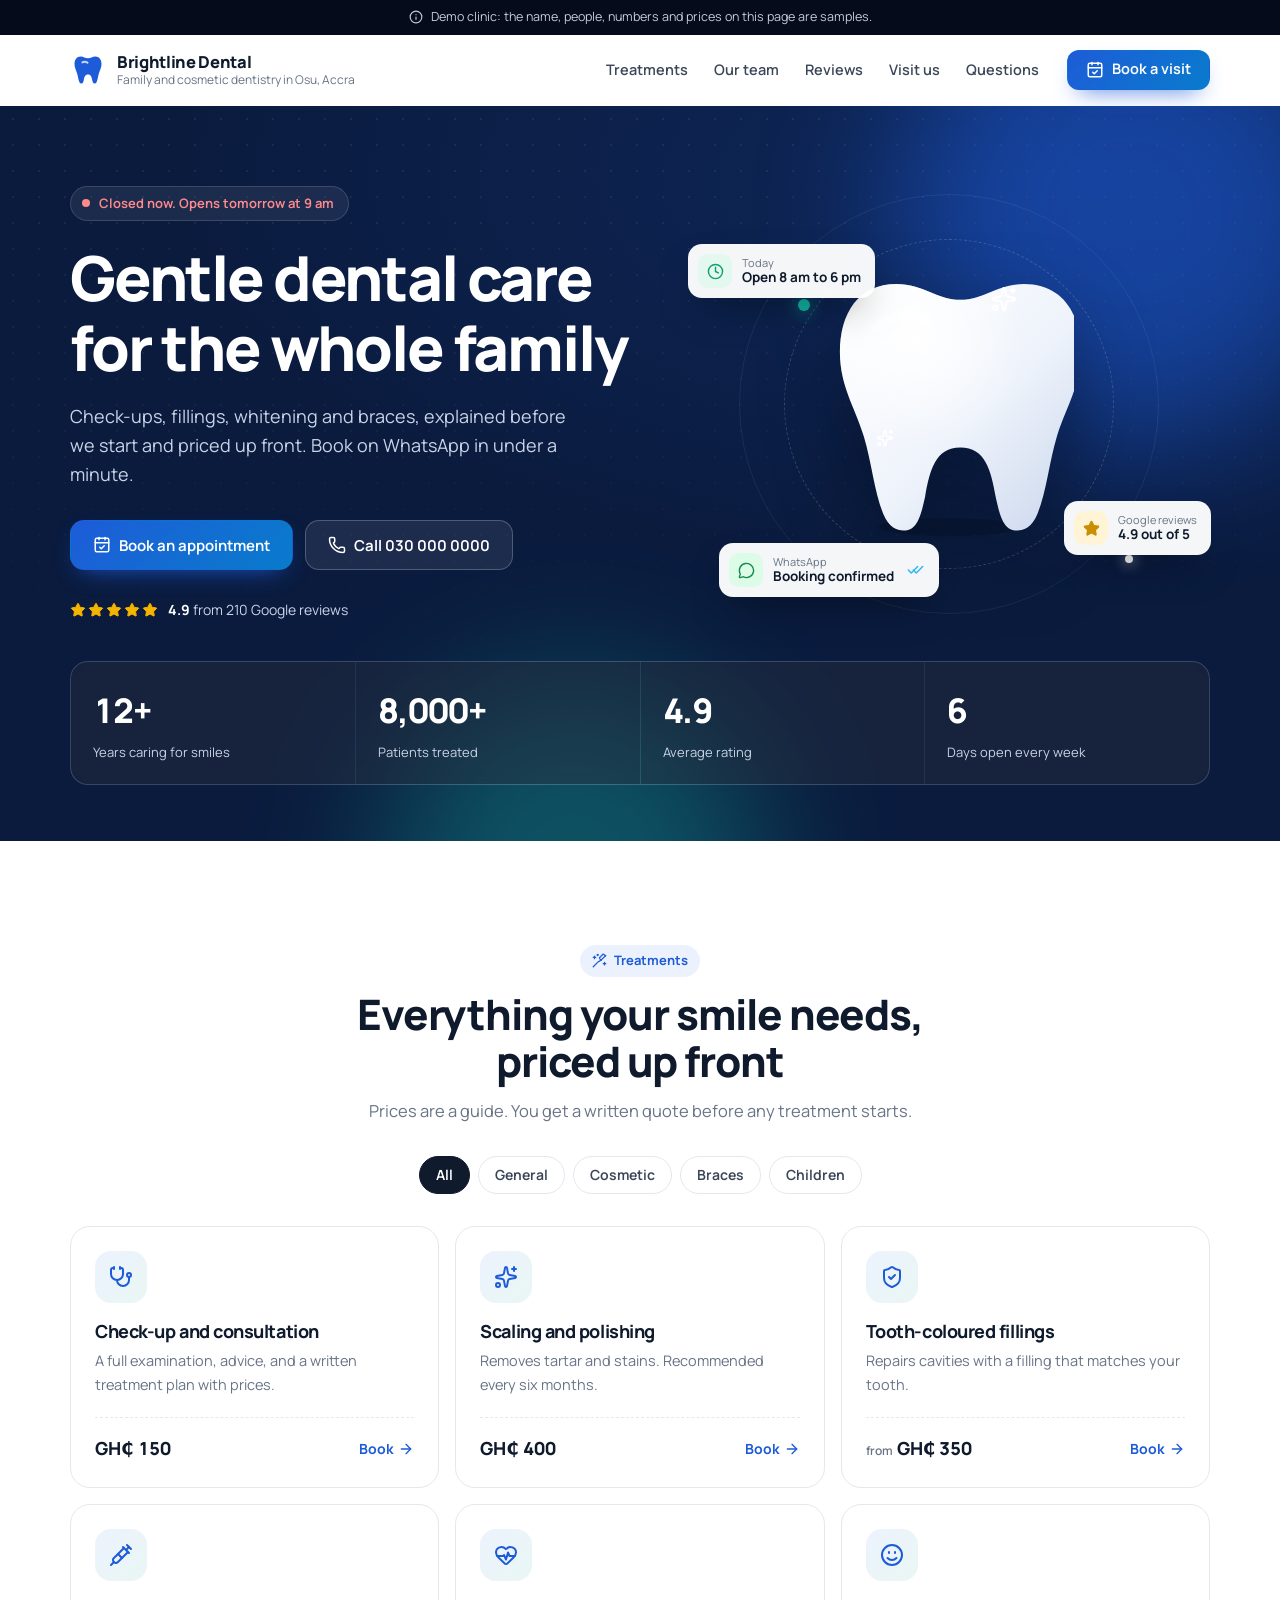
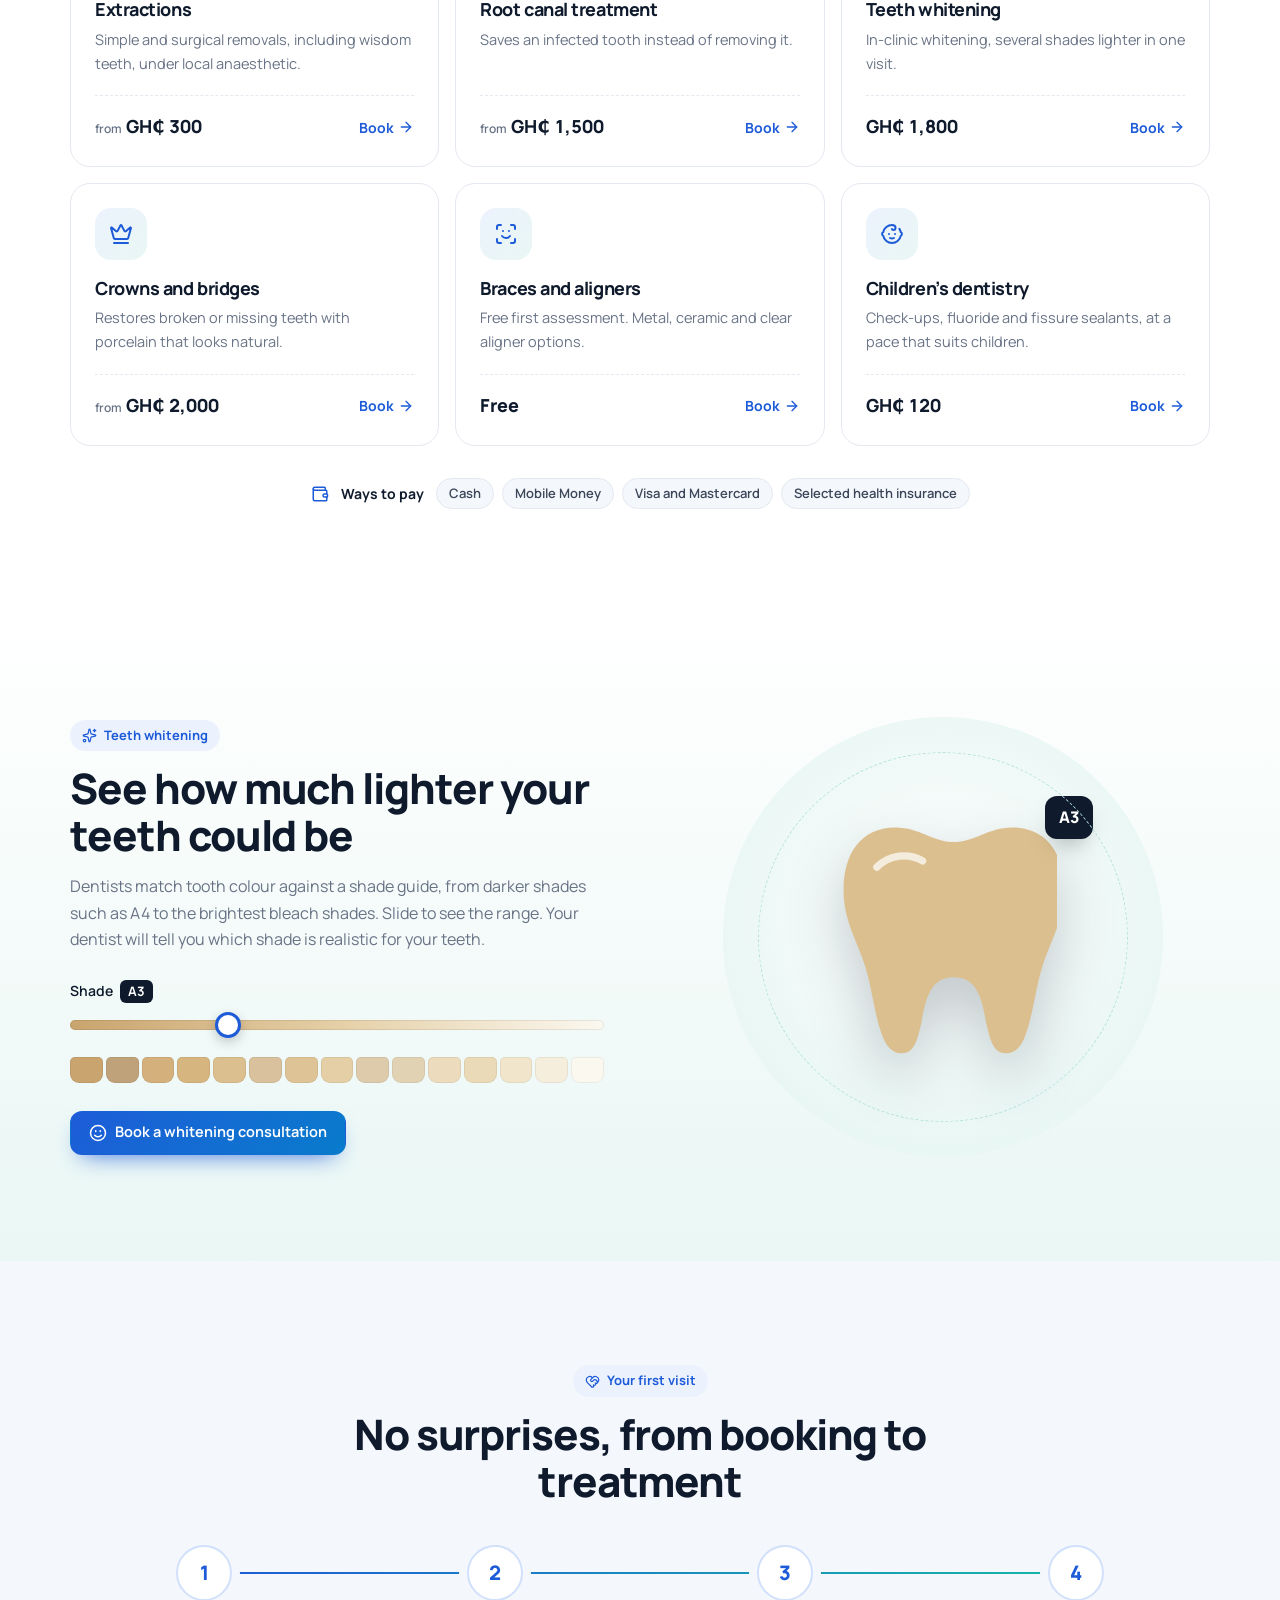
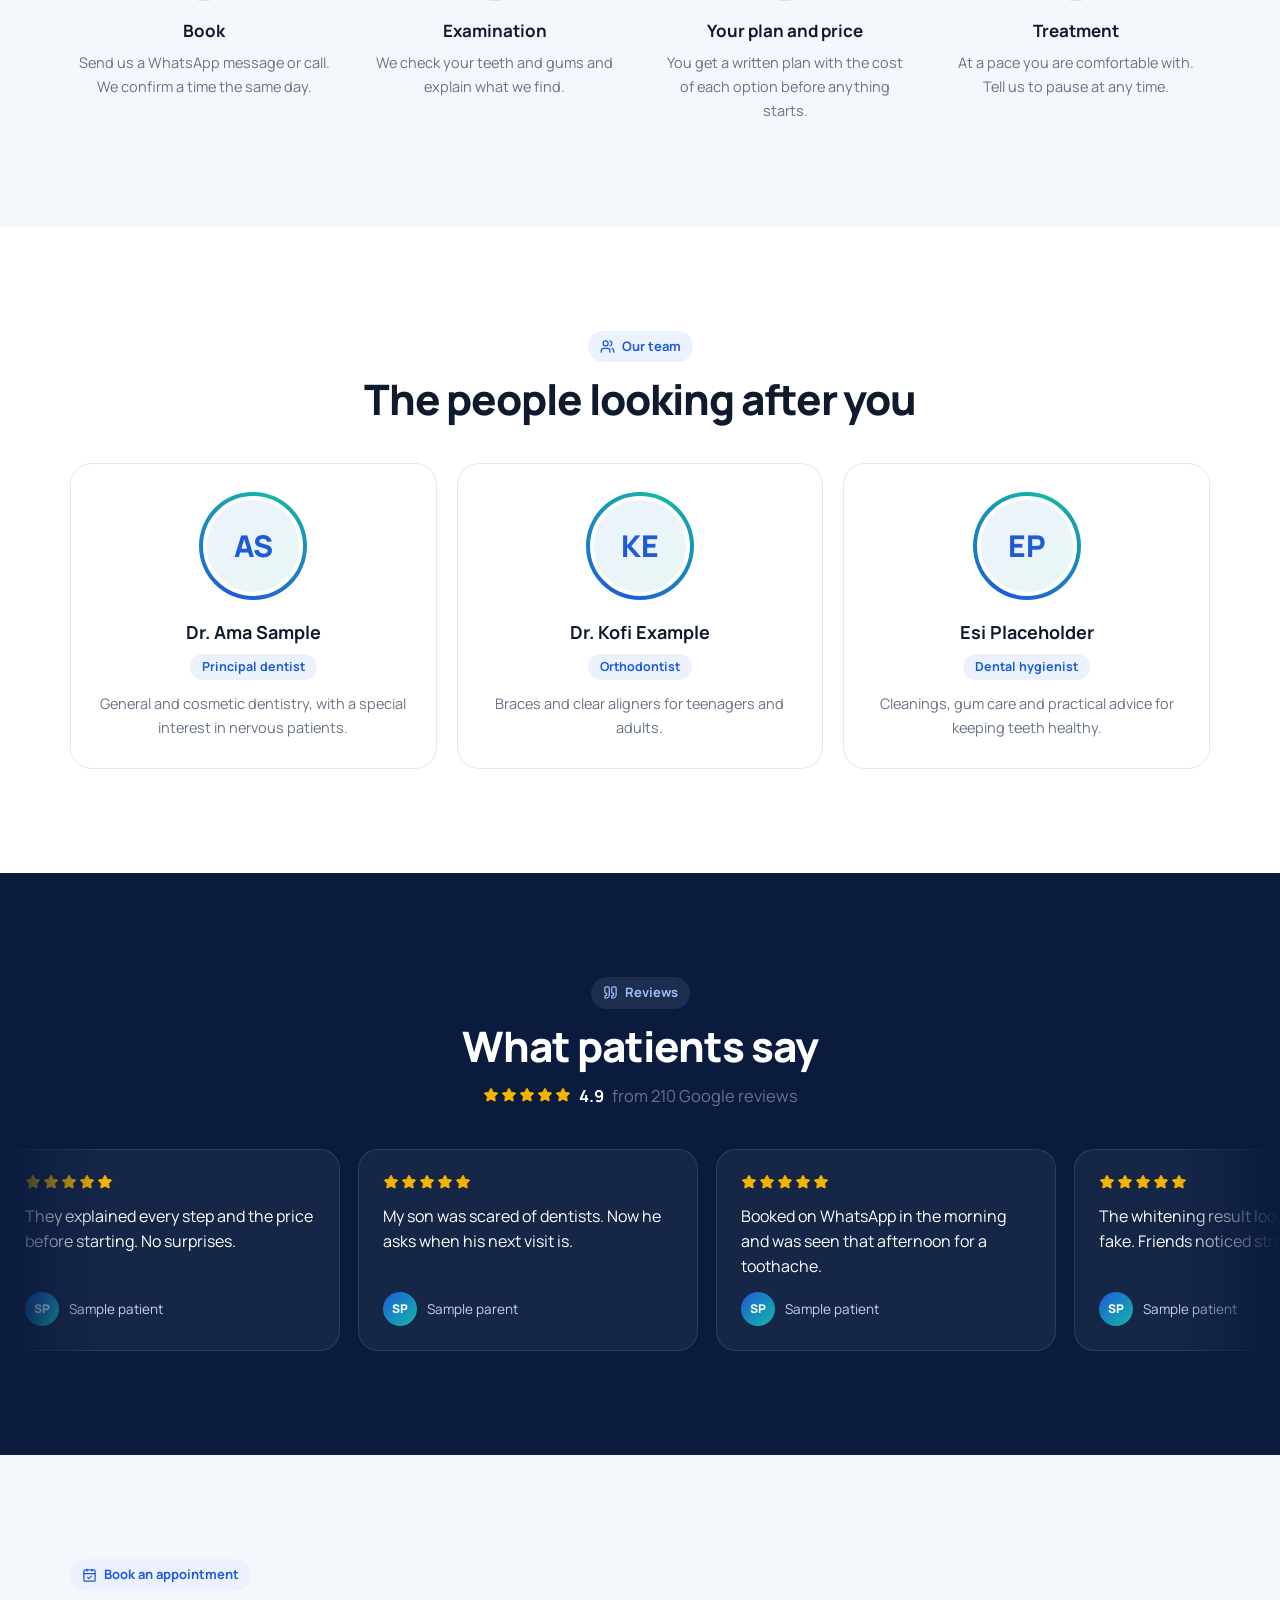
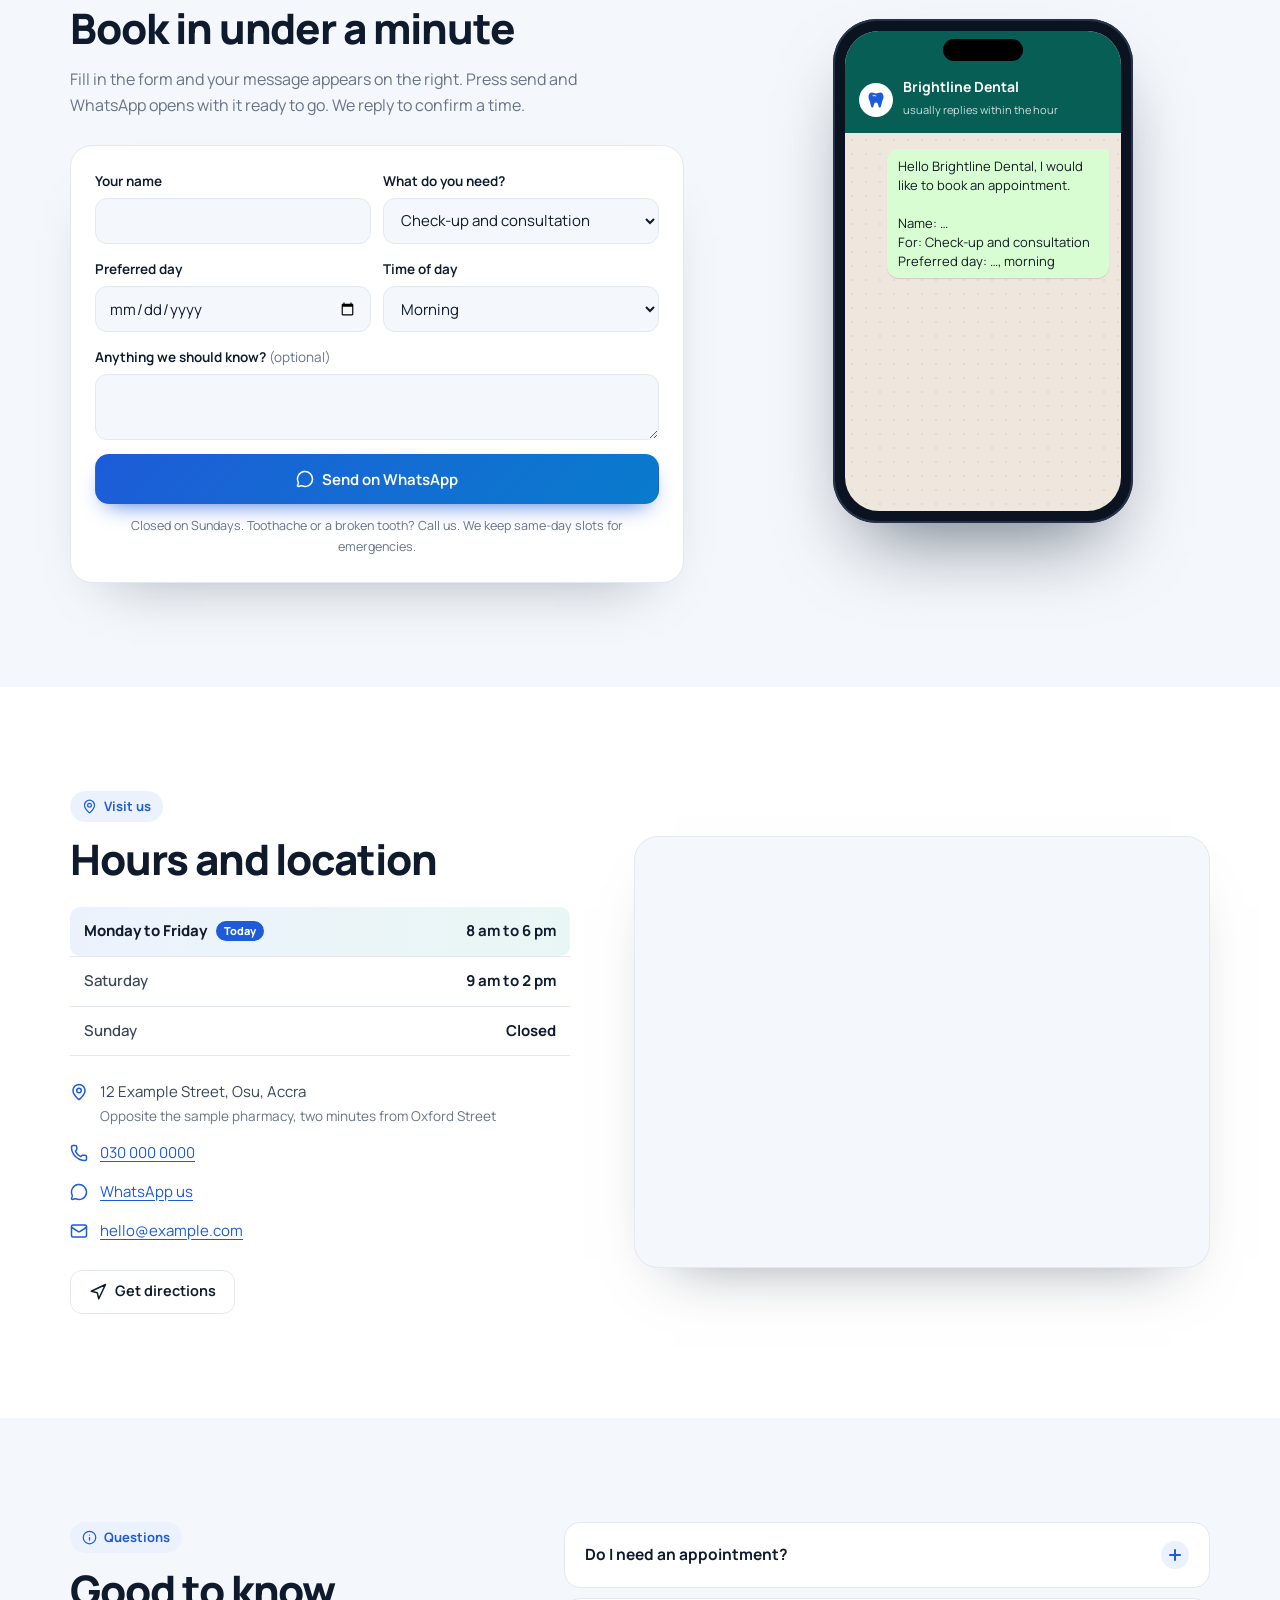
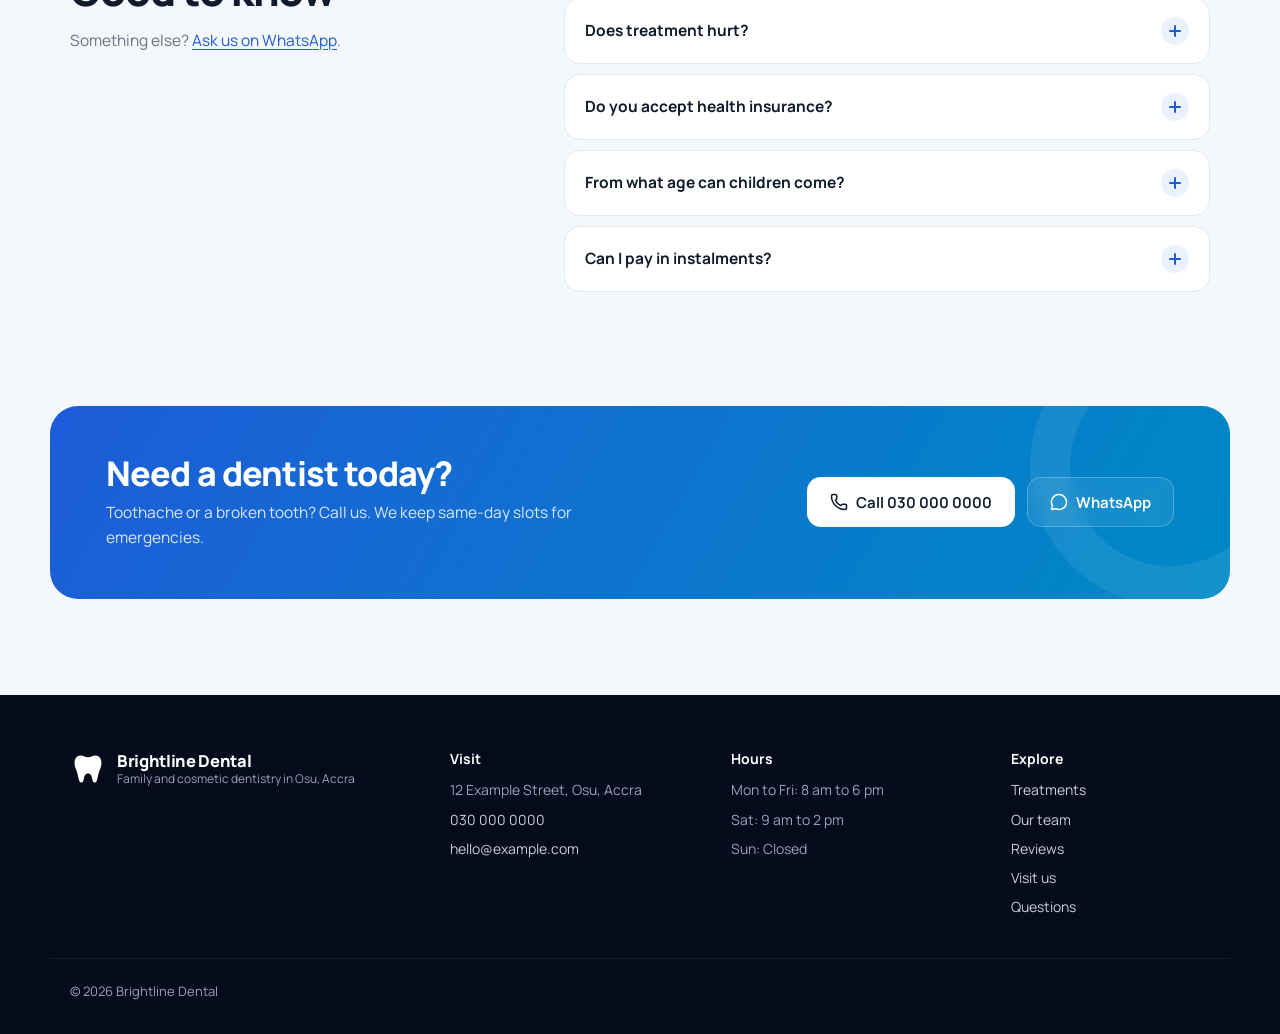
<file: index.html>
<!doctype html>
<html lang="en-GB">
<head>
<meta charset="utf-8">
<meta name="viewport" content="width=device-width, initial-scale=1">
<title>Brightline Dental | Family and cosmetic dentistry in Osu, Accra</title>
<meta name="description" content="Check-ups, fillings, whitening and braces, explained before we start and priced up front. Book on WhatsApp in under a minute.">
<meta name="theme-color" content="#1d5bd8">
<meta property="og:title" content="Brightline Dental">
<meta property="og:description" content="Family and cosmetic dentistry in Osu, Accra">
<meta property="og:type" content="website">
<meta property="og:url" content="https://ohenemanaf.github.io/dentist/">
<link rel="canonical" href="https://ohenemanaf.github.io/dentist/">
<link rel="icon" href="data:image/svg+xml,%3Csvg%20xmlns%3D%22http%3A%2F%2Fwww.w3.org%2F2000%2Fsvg%22%20viewBox%3D%220%200%2032%2032%22%20aria-hidden%3D%22true%22%3E%3Cpath%20d%3D%22M9.5%204C5.9%204%204%206.9%204%2010.6c0%203.3%201.4%205.3%202.3%208.2.8%202.6%201%205.4%201.9%207.6.6%201.4%201.4%201.6%202%201.6%201.3%200%201.7-1.3%202.1-3.3.5-2.6%201-4.8%203.7-4.8s3.2%202.2%203.7%204.8c.4%202%20.8%203.3%202.1%203.3.6%200%201.4-.2%202-1.6.9-2.2%201.1-5%201.9-7.6.9-2.9%202.3-4.9%202.3-8.2C28%206.9%2026.1%204%2022.5%204c-2.6%200-4%201.6-6.5%201.6S12.1%204%209.5%204Z%22%20fill%3D%22%231d5bd8%22%2F%3E%3Cpath%20d%3D%22M11%209.2c1.6-.9%203.2-.5%204.5.3%22%20stroke%3D%22%23fff%22%20stroke-width%3D%221.8%22%20stroke-linecap%3D%22round%22%20fill%3D%22none%22%20opacity%3D%22.75%22%2F%3E%3C%2Fsvg%3E">
<link rel="preload" href="assets/fonts/manrope.woff2" as="font" type="font/woff2" crossorigin>
<link rel="stylesheet" href="assets/css/site.css">
<style>:root { --brand: #1d5bd8; --accent: #14b8a6; }</style>
<script>document.documentElement.classList.add('js')</script>
<script type="application/ld+json">{"@context":"https://schema.org","@type":"Dentist","name":"Brightline Dental","description":"Family and cosmetic dentistry in Osu, Accra","telephone":"030 000 0000","email":"hello@example.com","address":"12 Example Street, Osu, Accra","url":"https://ohenemanaf.github.io/dentist/","aggregateRating":{"@type":"AggregateRating","ratingValue":4.9,"reviewCount":210},"openingHoursSpecification":[{"@type":"OpeningHoursSpecification","dayOfWeek":"Monday","opens":"08:00","closes":"18:00"},{"@type":"OpeningHoursSpecification","dayOfWeek":"Tuesday","opens":"08:00","closes":"18:00"},{"@type":"OpeningHoursSpecification","dayOfWeek":"Wednesday","opens":"08:00","closes":"18:00"},{"@type":"OpeningHoursSpecification","dayOfWeek":"Thursday","opens":"08:00","closes":"18:00"},{"@type":"OpeningHoursSpecification","dayOfWeek":"Friday","opens":"08:00","closes":"18:00"},{"@type":"OpeningHoursSpecification","dayOfWeek":"Saturday","opens":"09:00","closes":"14:00"}]}</script>
</head>
<body>
<a class="skip" href="#main">Skip to content</a>
<div class="progress" aria-hidden="true"></div>
<p class="demo-note"><svg class="icon" aria-hidden="true"><use href="assets/icons.svg#info"/></svg> Demo clinic: the name, people, numbers and prices on this page are samples.</p>
<header class="header" data-header>
  <div class="wrap header__row">
    <a class="brand" href="#top"><svg class="mark" viewBox="0 0 32 32" aria-hidden="true"><path d="M9.5 4C5.9 4 4 6.9 4 10.6c0 3.3 1.4 5.3 2.3 8.2.8 2.6 1 5.4 1.9 7.6.6 1.4 1.4 1.6 2 1.6 1.3 0 1.7-1.3 2.1-3.3.5-2.6 1-4.8 3.7-4.8s3.2 2.2 3.7 4.8c.4 2 .8 3.3 2.1 3.3.6 0 1.4-.2 2-1.6.9-2.2 1.1-5 1.9-7.6.9-2.9 2.3-4.9 2.3-8.2C28 6.9 26.1 4 22.5 4c-2.6 0-4 1.6-6.5 1.6S12.1 4 9.5 4Z" fill="currentColor"/><path d="M11 9.2c1.6-.9 3.2-.5 4.5.3" stroke="#fff" stroke-width="1.8" stroke-linecap="round" fill="none" opacity=".75"/></svg><span><strong>Brightline Dental</strong><small>Family and cosmetic dentistry in Osu, Accra</small></span></a>
    <nav class="nav" aria-label="Main"><a href="#services">Treatments</a><a href="#team">Our team</a><a href="#reviews">Reviews</a><a href="#visit">Visit us</a><a href="#questions">Questions</a></nav>
    <a class="btn btn--primary header__cta" href="#book"><svg class="icon" aria-hidden="true"><use href="assets/icons.svg#calendar-check"/></svg><span>Book a visit</span></a>
  </div>
</header>

<main id="main">
<section class="hero" id="top">
  <div class="hero__glow hero__glow--a"></div><div class="hero__glow hero__glow--b"></div>
  <div class="wrap hero__grid">
    <div class="hero__text">
      <p class="status" data-status><span class="status__dot"></span><span data-status-text>See our opening hours below</span></p>
      <h1>Gentle dental care for the whole family</h1>
      <p class="lead">Check-ups, fillings, whitening and braces, explained before we start and priced up front. Book on WhatsApp in under a minute.</p>
      <div class="actions">
        <a class="btn btn--primary btn--lg" href="#book"><svg class="icon" aria-hidden="true"><use href="assets/icons.svg#calendar-check"/></svg><span>Book an appointment</span></a>
        <a class="btn btn--glass btn--lg" href="tel:0300000000"><svg class="icon" aria-hidden="true"><use href="assets/icons.svg#phone"/></svg><span>Call 030 000 0000</span></a>
      </div>
      <p class="hero__rating"><span class="stars" aria-hidden="true"><svg class="icon" aria-hidden="true"><use href="assets/icons.svg#star"/></svg><svg class="icon" aria-hidden="true"><use href="assets/icons.svg#star"/></svg><svg class="icon" aria-hidden="true"><use href="assets/icons.svg#star"/></svg><svg class="icon" aria-hidden="true"><use href="assets/icons.svg#star"/></svg><svg class="icon" aria-hidden="true"><use href="assets/icons.svg#star"/></svg></span><span><strong>4.9</strong> from 210 Google reviews</span></p>
    </div>
    <div class="hero__art" aria-hidden="true">
      <div class="orbit"></div><div class="orbit orbit--2"></div>
      <svg class="hero-tooth" viewBox="0 0 220 240" aria-hidden="true">
  <defs>
    <linearGradient id="enamel" x1="0" y1="0" x2="1" y2="1"><stop offset="0" stop-color="#ffffff"/><stop offset=".55" stop-color="#eef3fb"/><stop offset="1" stop-color="#c9d6ec"/></linearGradient>
    <radialGradient id="shine" cx=".32" cy=".22" r=".45"><stop offset="0" stop-color="#fff" stop-opacity=".95"/><stop offset="1" stop-color="#fff" stop-opacity="0"/></radialGradient>
  </defs>
  <ellipse cx="110" cy="228" rx="62" ry="8" fill="#000" opacity=".18"/>
  <path d="M64 14C30 14 14 40 14 74c0 30 13 48 21 74 7 23 9 48 17 68 5 12 12 15 18 15 12 0 15-12 19-30 4-23 9-43 31-43s27 20 31 43c4 18 7 30 19 30 6 0 13-3 18-15 8-20 10-45 17-68 8-26 21-44 21-74 0-34-16-60-50-60-23 0-36 14-56 14S87 14 64 14Z" fill="url(#enamel)"/>
  <path d="M64 14C30 14 14 40 14 74c0 30 13 48 21 74 7 23 9 48 17 68 5 12 12 15 18 15 12 0 15-12 19-30 4-23 9-43 31-43s27 20 31 43c4 18 7 30 19 30 6 0 13-3 18-15 8-20 10-45 17-68 8-26 21-44 21-74 0-34-16-60-50-60-23 0-36 14-56 14S87 14 64 14Z" fill="url(#shine)"/>
  <path d="M46 52c12-12 30-14 44-6" stroke="#fff" stroke-width="7" stroke-linecap="round" fill="none" opacity=".9"/>
</svg>
      <span class="sparkle sparkle--1"><svg class="icon" aria-hidden="true"><use href="assets/icons.svg#sparkles"/></svg></span><span class="sparkle sparkle--2"><svg class="icon" aria-hidden="true"><use href="assets/icons.svg#sparkles"/></svg></span>
      <div class="float-card float-card--status"><span class="float-card__icon float-card__icon--ok"><svg class="icon" aria-hidden="true"><use href="assets/icons.svg#clock"/></svg></span><span><small>Today</small><strong data-today-hours>See hours</strong></span></div>
      <div class="float-card float-card--rating"><span class="float-card__icon float-card__icon--star"><svg class="icon" aria-hidden="true"><use href="assets/icons.svg#star"/></svg></span><span><small>Google reviews</small><strong>4.9 out of 5</strong></span></div>
      <div class="float-card float-card--chat"><span class="float-card__icon float-card__icon--wa"><svg class="icon" aria-hidden="true"><use href="assets/icons.svg#message-circle"/></svg></span><span><small>WhatsApp</small><strong>Booking confirmed</strong></span><span class="ticks"><svg class="icon" aria-hidden="true"><use href="assets/icons.svg#check"/></svg><svg class="icon" aria-hidden="true"><use href="assets/icons.svg#check"/></svg></span></div>
    </div>
  </div>
  <div class="wrap"><ul class="stats">
    <li data-reveal><strong data-count="12" data-decimals="0" data-suffix="+">12+</strong><span>Years caring for smiles</span></li>
    <li data-reveal><strong data-count="8000" data-decimals="0" data-suffix="+">8,000+</strong><span>Patients treated</span></li>
    <li data-reveal><strong data-count="4.9" data-decimals="1" data-suffix="">4.9</strong><span>Average rating</span></li>
    <li data-reveal><strong data-count="6" data-decimals="0" data-suffix="">6</strong><span>Days open every week</span></li>
  </ul></div>
</section>

<section class="section" id="services" aria-labelledby="services-title">
  <div class="wrap">
    <div class="section__head" data-reveal>
      <p class="kicker"><svg class="icon" aria-hidden="true"><use href="assets/icons.svg#toothbrush-sparkles"/></svg> Treatments</p>
      <h2 id="services-title">Everything your smile needs, priced up front</h2>
      <p>Prices are a guide. You get a written quote before any treatment starts.</p>
    </div>
    <div class="filters" role="group" aria-label="Show treatments">
      <button type="button" class="chip is-active" data-filter="all" aria-pressed="true">All</button>
      <button type="button" class="chip" data-filter="general" aria-pressed="false">General</button><button type="button" class="chip" data-filter="cosmetic" aria-pressed="false">Cosmetic</button><button type="button" class="chip" data-filter="braces" aria-pressed="false">Braces</button><button type="button" class="chip" data-filter="children" aria-pressed="false">Children</button>
    </div>
    <ul class="services">
      <li class="service" data-group="general" data-reveal style="--i:0">
        <span class="service__icon"><svg class="icon" aria-hidden="true"><use href="assets/icons.svg#stethoscope"/></svg></span>
        <h3>Check-up and consultation</h3>
        <p>A full examination, advice, and a written treatment plan with prices.</p>
        <div class="service__foot"><span class="service__price">GH₵&nbsp;150</span><a href="#book" data-book="Check-up and consultation">Book<svg class="icon" aria-hidden="true"><use href="assets/icons.svg#arrow-right"/></svg></a></div>
      </li>
      <li class="service" data-group="general" data-reveal style="--i:1">
        <span class="service__icon"><svg class="icon" aria-hidden="true"><use href="assets/icons.svg#sparkles"/></svg></span>
        <h3>Scaling and polishing</h3>
        <p>Removes tartar and stains. Recommended every six months.</p>
        <div class="service__foot"><span class="service__price">GH₵&nbsp;400</span><a href="#book" data-book="Scaling and polishing">Book<svg class="icon" aria-hidden="true"><use href="assets/icons.svg#arrow-right"/></svg></a></div>
      </li>
      <li class="service" data-group="general" data-reveal style="--i:2">
        <span class="service__icon"><svg class="icon" aria-hidden="true"><use href="assets/icons.svg#shield-check"/></svg></span>
        <h3>Tooth-coloured fillings</h3>
        <p>Repairs cavities with a filling that matches your tooth.</p>
        <div class="service__foot"><span class="service__price"><small>from</small> GH₵&nbsp;350</span><a href="#book" data-book="Tooth-coloured fillings">Book<svg class="icon" aria-hidden="true"><use href="assets/icons.svg#arrow-right"/></svg></a></div>
      </li>
      <li class="service" data-group="general" data-reveal style="--i:0">
        <span class="service__icon"><svg class="icon" aria-hidden="true"><use href="assets/icons.svg#syringe"/></svg></span>
        <h3>Extractions</h3>
        <p>Simple and surgical removals, including wisdom teeth, under local anaesthetic.</p>
        <div class="service__foot"><span class="service__price"><small>from</small> GH₵&nbsp;300</span><a href="#book" data-book="Extractions">Book<svg class="icon" aria-hidden="true"><use href="assets/icons.svg#arrow-right"/></svg></a></div>
      </li>
      <li class="service" data-group="general" data-reveal style="--i:1">
        <span class="service__icon"><svg class="icon" aria-hidden="true"><use href="assets/icons.svg#heart-pulse"/></svg></span>
        <h3>Root canal treatment</h3>
        <p>Saves an infected tooth instead of removing it.</p>
        <div class="service__foot"><span class="service__price"><small>from</small> GH₵&nbsp;1,500</span><a href="#book" data-book="Root canal treatment">Book<svg class="icon" aria-hidden="true"><use href="assets/icons.svg#arrow-right"/></svg></a></div>
      </li>
      <li class="service" data-group="cosmetic" data-reveal style="--i:2">
        <span class="service__icon"><svg class="icon" aria-hidden="true"><use href="assets/icons.svg#smile"/></svg></span>
        <h3>Teeth whitening</h3>
        <p>In-clinic whitening, several shades lighter in one visit.</p>
        <div class="service__foot"><span class="service__price">GH₵&nbsp;1,800</span><a href="#book" data-book="Teeth whitening">Book<svg class="icon" aria-hidden="true"><use href="assets/icons.svg#arrow-right"/></svg></a></div>
      </li>
      <li class="service" data-group="cosmetic" data-reveal style="--i:0">
        <span class="service__icon"><svg class="icon" aria-hidden="true"><use href="assets/icons.svg#crown"/></svg></span>
        <h3>Crowns and bridges</h3>
        <p>Restores broken or missing teeth with porcelain that looks natural.</p>
        <div class="service__foot"><span class="service__price"><small>from</small> GH₵&nbsp;2,000</span><a href="#book" data-book="Crowns and bridges">Book<svg class="icon" aria-hidden="true"><use href="assets/icons.svg#arrow-right"/></svg></a></div>
      </li>
      <li class="service" data-group="braces" data-reveal style="--i:1">
        <span class="service__icon"><svg class="icon" aria-hidden="true"><use href="assets/icons.svg#scan-face"/></svg></span>
        <h3>Braces and aligners</h3>
        <p>Free first assessment. Metal, ceramic and clear aligner options.</p>
        <div class="service__foot"><span class="service__price">Free</span><a href="#book" data-book="Braces and aligners">Book<svg class="icon" aria-hidden="true"><use href="assets/icons.svg#arrow-right"/></svg></a></div>
      </li>
      <li class="service" data-group="children" data-reveal style="--i:2">
        <span class="service__icon"><svg class="icon" aria-hidden="true"><use href="assets/icons.svg#baby"/></svg></span>
        <h3>Children’s dentistry</h3>
        <p>Check-ups, fluoride and fissure sealants, at a pace that suits children.</p>
        <div class="service__foot"><span class="service__price">GH₵&nbsp;120</span><a href="#book" data-book="Children’s dentistry">Book<svg class="icon" aria-hidden="true"><use href="assets/icons.svg#arrow-right"/></svg></a></div>
      </li>
    </ul>
    <p class="pay" data-reveal><svg class="icon" aria-hidden="true"><use href="assets/icons.svg#wallet"/></svg><span><strong>Ways to pay</strong><span class="pay__item">Cash</span><span class="pay__item">Mobile Money</span><span class="pay__item">Visa and Mastercard</span><span class="pay__item">Selected health insurance</span></span></p>
  </div>
</section>

<section class="section shade" aria-labelledby="shade-title">
  <div class="wrap shade__grid">
    <div data-reveal>
      <p class="kicker"><svg class="icon" aria-hidden="true"><use href="assets/icons.svg#sparkles"/></svg> Teeth whitening</p>
      <h2 id="shade-title">See how much lighter your teeth could be</h2>
      <p class="shade__text">Dentists match tooth colour against a shade guide, from darker shades such as A4 to the brightest bleach shades. Slide to see the range. Your dentist will tell you which shade is realistic for your teeth.</p>
      <label class="shade__label" for="shade">Shade <strong data-shade-name>A3</strong></label>
      <input class="shade__range" id="shade" type="range" min="0" max="14" value="4" data-shades='[["A4","#c9a46e"],["C4","#bfa27a"],["A3.5","#d4b07c"],["B4","#d6b57f"],["A3","#dcbf8f"],["D3","#d8c19c"],["B3","#dec396"],["A2","#e5cfa6"],["C2","#ddcbac"],["D2","#e2d2b4"],["A1","#ecdcbd"],["B2","#eadab8"],["B1","#f1e6cc"],["BL4","#f5eedd"],["BL1","#fbf8f0"]]'>
      <div class="shade__scale" aria-hidden="true"><span style="background:#c9a46e" title="A4"></span><span style="background:#bfa27a" title="C4"></span><span style="background:#d4b07c" title="A3.5"></span><span style="background:#d6b57f" title="B4"></span><span style="background:#dcbf8f" title="A3"></span><span style="background:#d8c19c" title="D3"></span><span style="background:#dec396" title="B3"></span><span style="background:#e5cfa6" title="A2"></span><span style="background:#ddcbac" title="C2"></span><span style="background:#e2d2b4" title="D2"></span><span style="background:#ecdcbd" title="A1"></span><span style="background:#eadab8" title="B2"></span><span style="background:#f1e6cc" title="B1"></span><span style="background:#f5eedd" title="BL4"></span><span style="background:#fbf8f0" title="BL1"></span></div>
      <a class="btn btn--primary" href="#book" data-book="Teeth whitening"><svg class="icon" aria-hidden="true"><use href="assets/icons.svg#smile"/></svg><span>Book a whitening consultation</span></a>
    </div>
    <div class="shade__stage" data-reveal="zoom"><svg class="shade__tooth" viewBox="0 0 220 240" aria-hidden="true"><path data-shade-fill d="M64 14C30 14 14 40 14 74c0 30 13 48 21 74 7 23 9 48 17 68 5 12 12 15 18 15 12 0 15-12 19-30 4-23 9-43 31-43s27 20 31 43c4 18 7 30 19 30 6 0 13-3 18-15 8-20 10-45 17-68 8-26 21-44 21-74 0-34-16-60-50-60-23 0-36 14-56 14S87 14 64 14Z" fill="#dcbf8f"/><path d="M46 52c12-12 30-14 44-6" stroke="#fff" stroke-width="7" stroke-linecap="round" fill="none" opacity=".7"/></svg><span class="shade__badge" data-shade-badge>A3</span></div>
  </div>
</section>

<section class="section section--tint" aria-labelledby="visit-steps">
  <div class="wrap">
    <div class="section__head" data-reveal>
      <p class="kicker"><svg class="icon" aria-hidden="true"><use href="assets/icons.svg#heart-handshake"/></svg> Your first visit</p>
      <h2 id="visit-steps">No surprises, from booking to treatment</h2>
    </div>
    <ol class="steps" data-reveal-line>
      <li data-reveal style="--i:0"><span class="steps__n">1</span><strong>Book</strong><span>Send us a WhatsApp message or call. We confirm a time the same day.</span></li>
      <li data-reveal style="--i:1"><span class="steps__n">2</span><strong>Examination</strong><span>We check your teeth and gums and explain what we find.</span></li>
      <li data-reveal style="--i:2"><span class="steps__n">3</span><strong>Your plan and price</strong><span>You get a written plan with the cost of each option before anything starts.</span></li>
      <li data-reveal style="--i:3"><span class="steps__n">4</span><strong>Treatment</strong><span>At a pace you are comfortable with. Tell us to pause at any time.</span></li>
    </ol>
  </div>
</section>

<section class="section" id="team" aria-labelledby="team-title">
  <div class="wrap">
    <div class="section__head" data-reveal>
      <p class="kicker"><svg class="icon" aria-hidden="true"><use href="assets/icons.svg#users"/></svg> Our team</p>
      <h2 id="team-title">The people looking after you</h2>
    </div>
    <ul class="team">
      <li class="person" data-reveal style="--i:0">
        <div class="person__photo"><span aria-hidden="true">AS</span></div>
        <strong>Dr. Ama Sample</strong>
        <span class="person__role">Principal dentist</span>
        <p>General and cosmetic dentistry, with a special interest in nervous patients.</p>
      </li>
      <li class="person" data-reveal style="--i:1">
        <div class="person__photo"><span aria-hidden="true">KE</span></div>
        <strong>Dr. Kofi Example</strong>
        <span class="person__role">Orthodontist</span>
        <p>Braces and clear aligners for teenagers and adults.</p>
      </li>
      <li class="person" data-reveal style="--i:2">
        <div class="person__photo"><span aria-hidden="true">EP</span></div>
        <strong>Esi Placeholder</strong>
        <span class="person__role">Dental hygienist</span>
        <p>Cleanings, gum care and practical advice for keeping teeth healthy.</p>
      </li>
    </ul>
  </div>
</section>

<section class="section reviews-band" id="reviews" aria-labelledby="reviews-title">
  <div class="wrap section__head" data-reveal>
    <p class="kicker"><svg class="icon" aria-hidden="true"><use href="assets/icons.svg#quote"/></svg> Reviews</p>
    <h2 id="reviews-title">What patients say</h2>
    <p class="reviews-band__score"><span class="stars" aria-hidden="true"><svg class="icon" aria-hidden="true"><use href="assets/icons.svg#star"/></svg><svg class="icon" aria-hidden="true"><use href="assets/icons.svg#star"/></svg><svg class="icon" aria-hidden="true"><use href="assets/icons.svg#star"/></svg><svg class="icon" aria-hidden="true"><use href="assets/icons.svg#star"/></svg><svg class="icon" aria-hidden="true"><use href="assets/icons.svg#star"/></svg></span> <strong>4.9</strong> from 210 Google reviews</p>
  </div>
  <div class="marquee">
    <ul class="marquee__track">
      <li class="review">
        <span class="stars" aria-hidden="true"><svg class="icon" aria-hidden="true"><use href="assets/icons.svg#star"/></svg><svg class="icon" aria-hidden="true"><use href="assets/icons.svg#star"/></svg><svg class="icon" aria-hidden="true"><use href="assets/icons.svg#star"/></svg><svg class="icon" aria-hidden="true"><use href="assets/icons.svg#star"/></svg><svg class="icon" aria-hidden="true"><use href="assets/icons.svg#star"/></svg></span><span class="visually-hidden">5 out of 5 stars</span>
        <blockquote>They explained every step and the price before starting. No surprises.</blockquote>
        <cite><span class="review__avatar">SP</span>Sample patient</cite>
      </li>
      <li class="review">
        <span class="stars" aria-hidden="true"><svg class="icon" aria-hidden="true"><use href="assets/icons.svg#star"/></svg><svg class="icon" aria-hidden="true"><use href="assets/icons.svg#star"/></svg><svg class="icon" aria-hidden="true"><use href="assets/icons.svg#star"/></svg><svg class="icon" aria-hidden="true"><use href="assets/icons.svg#star"/></svg><svg class="icon" aria-hidden="true"><use href="assets/icons.svg#star"/></svg></span><span class="visually-hidden">5 out of 5 stars</span>
        <blockquote>My son was scared of dentists. Now he asks when his next visit is.</blockquote>
        <cite><span class="review__avatar">SP</span>Sample parent</cite>
      </li>
      <li class="review">
        <span class="stars" aria-hidden="true"><svg class="icon" aria-hidden="true"><use href="assets/icons.svg#star"/></svg><svg class="icon" aria-hidden="true"><use href="assets/icons.svg#star"/></svg><svg class="icon" aria-hidden="true"><use href="assets/icons.svg#star"/></svg><svg class="icon" aria-hidden="true"><use href="assets/icons.svg#star"/></svg><svg class="icon" aria-hidden="true"><use href="assets/icons.svg#star"/></svg></span><span class="visually-hidden">5 out of 5 stars</span>
        <blockquote>Booked on WhatsApp in the morning and was seen that afternoon for a toothache.</blockquote>
        <cite><span class="review__avatar">SP</span>Sample patient</cite>
      </li>
      <li class="review">
        <span class="stars" aria-hidden="true"><svg class="icon" aria-hidden="true"><use href="assets/icons.svg#star"/></svg><svg class="icon" aria-hidden="true"><use href="assets/icons.svg#star"/></svg><svg class="icon" aria-hidden="true"><use href="assets/icons.svg#star"/></svg><svg class="icon" aria-hidden="true"><use href="assets/icons.svg#star"/></svg><svg class="icon" aria-hidden="true"><use href="assets/icons.svg#star"/></svg></span><span class="visually-hidden">5 out of 5 stars</span>
        <blockquote>The whitening result looks natural, not fake. Friends noticed straight away.</blockquote>
        <cite><span class="review__avatar">SP</span>Sample patient</cite>
      </li>
      <li class="review">
        <span class="stars" aria-hidden="true"><svg class="icon" aria-hidden="true"><use href="assets/icons.svg#star"/></svg><svg class="icon" aria-hidden="true"><use href="assets/icons.svg#star"/></svg><svg class="icon" aria-hidden="true"><use href="assets/icons.svg#star"/></svg><svg class="icon" aria-hidden="true"><use href="assets/icons.svg#star"/></svg><svg class="icon" aria-hidden="true"><use href="assets/icons.svg#star"/></svg></span><span class="visually-hidden">5 out of 5 stars</span>
        <blockquote>Clean, calm clinic and the staff remember your name.</blockquote>
        <cite><span class="review__avatar">SP</span>Sample patient</cite>
      </li>
      <li class="review">
        <span class="stars" aria-hidden="true"><svg class="icon" aria-hidden="true"><use href="assets/icons.svg#star"/></svg><svg class="icon" aria-hidden="true"><use href="assets/icons.svg#star"/></svg><svg class="icon" aria-hidden="true"><use href="assets/icons.svg#star"/></svg><svg class="icon" aria-hidden="true"><use href="assets/icons.svg#star"/></svg><svg class="icon" aria-hidden="true"><use href="assets/icons.svg#star"/></svg></span><span class="visually-hidden">5 out of 5 stars</span>
        <blockquote>Paid for my braces in instalments, which made it possible for us.</blockquote>
        <cite><span class="review__avatar">SP</span>Sample patient</cite>
      </li>
      <li class="review" aria-hidden="true">
        <span class="stars" aria-hidden="true"><svg class="icon" aria-hidden="true"><use href="assets/icons.svg#star"/></svg><svg class="icon" aria-hidden="true"><use href="assets/icons.svg#star"/></svg><svg class="icon" aria-hidden="true"><use href="assets/icons.svg#star"/></svg><svg class="icon" aria-hidden="true"><use href="assets/icons.svg#star"/></svg><svg class="icon" aria-hidden="true"><use href="assets/icons.svg#star"/></svg></span><span class="visually-hidden">5 out of 5 stars</span>
        <blockquote>They explained every step and the price before starting. No surprises.</blockquote>
        <cite><span class="review__avatar">SP</span>Sample patient</cite>
      </li>
      <li class="review" aria-hidden="true">
        <span class="stars" aria-hidden="true"><svg class="icon" aria-hidden="true"><use href="assets/icons.svg#star"/></svg><svg class="icon" aria-hidden="true"><use href="assets/icons.svg#star"/></svg><svg class="icon" aria-hidden="true"><use href="assets/icons.svg#star"/></svg><svg class="icon" aria-hidden="true"><use href="assets/icons.svg#star"/></svg><svg class="icon" aria-hidden="true"><use href="assets/icons.svg#star"/></svg></span><span class="visually-hidden">5 out of 5 stars</span>
        <blockquote>My son was scared of dentists. Now he asks when his next visit is.</blockquote>
        <cite><span class="review__avatar">SP</span>Sample parent</cite>
      </li>
      <li class="review" aria-hidden="true">
        <span class="stars" aria-hidden="true"><svg class="icon" aria-hidden="true"><use href="assets/icons.svg#star"/></svg><svg class="icon" aria-hidden="true"><use href="assets/icons.svg#star"/></svg><svg class="icon" aria-hidden="true"><use href="assets/icons.svg#star"/></svg><svg class="icon" aria-hidden="true"><use href="assets/icons.svg#star"/></svg><svg class="icon" aria-hidden="true"><use href="assets/icons.svg#star"/></svg></span><span class="visually-hidden">5 out of 5 stars</span>
        <blockquote>Booked on WhatsApp in the morning and was seen that afternoon for a toothache.</blockquote>
        <cite><span class="review__avatar">SP</span>Sample patient</cite>
      </li>
      <li class="review" aria-hidden="true">
        <span class="stars" aria-hidden="true"><svg class="icon" aria-hidden="true"><use href="assets/icons.svg#star"/></svg><svg class="icon" aria-hidden="true"><use href="assets/icons.svg#star"/></svg><svg class="icon" aria-hidden="true"><use href="assets/icons.svg#star"/></svg><svg class="icon" aria-hidden="true"><use href="assets/icons.svg#star"/></svg><svg class="icon" aria-hidden="true"><use href="assets/icons.svg#star"/></svg></span><span class="visually-hidden">5 out of 5 stars</span>
        <blockquote>The whitening result looks natural, not fake. Friends noticed straight away.</blockquote>
        <cite><span class="review__avatar">SP</span>Sample patient</cite>
      </li>
      <li class="review" aria-hidden="true">
        <span class="stars" aria-hidden="true"><svg class="icon" aria-hidden="true"><use href="assets/icons.svg#star"/></svg><svg class="icon" aria-hidden="true"><use href="assets/icons.svg#star"/></svg><svg class="icon" aria-hidden="true"><use href="assets/icons.svg#star"/></svg><svg class="icon" aria-hidden="true"><use href="assets/icons.svg#star"/></svg><svg class="icon" aria-hidden="true"><use href="assets/icons.svg#star"/></svg></span><span class="visually-hidden">5 out of 5 stars</span>
        <blockquote>Clean, calm clinic and the staff remember your name.</blockquote>
        <cite><span class="review__avatar">SP</span>Sample patient</cite>
      </li>
      <li class="review" aria-hidden="true">
        <span class="stars" aria-hidden="true"><svg class="icon" aria-hidden="true"><use href="assets/icons.svg#star"/></svg><svg class="icon" aria-hidden="true"><use href="assets/icons.svg#star"/></svg><svg class="icon" aria-hidden="true"><use href="assets/icons.svg#star"/></svg><svg class="icon" aria-hidden="true"><use href="assets/icons.svg#star"/></svg><svg class="icon" aria-hidden="true"><use href="assets/icons.svg#star"/></svg></span><span class="visually-hidden">5 out of 5 stars</span>
        <blockquote>Paid for my braces in instalments, which made it possible for us.</blockquote>
        <cite><span class="review__avatar">SP</span>Sample patient</cite>
      </li>
    </ul>
  </div>
</section>

<section class="section section--tint" id="book" aria-labelledby="book-title">
  <div class="wrap book">
    <div data-reveal>
      <p class="kicker"><svg class="icon" aria-hidden="true"><use href="assets/icons.svg#calendar-check"/></svg> Book an appointment</p>
      <h2 id="book-title">Book in under a minute</h2>
      <p class="book__text">Fill in the form and your message appears on the right. Press send and WhatsApp opens with it ready to go. We reply to confirm a time.</p>
      <form class="booking" data-booking novalidate>
        <div class="field-row">
          <div class="field">
            <label for="b-name">Your name</label>
            <input id="b-name" name="name" autocomplete="name" required>
          </div>
          <div class="field">
            <label for="b-service">What do you need?</label>
            <select id="b-service" name="service">
              <option>Check-up and consultation</option><option>Scaling and polishing</option><option>Tooth-coloured fillings</option><option>Extractions</option><option>Root canal treatment</option><option>Teeth whitening</option><option>Crowns and bridges</option><option>Braces and aligners</option><option>Children’s dentistry</option>
              <option>Toothache or emergency</option>
              <option>Not sure yet</option>
            </select>
          </div>
        </div>
        <div class="field-row">
          <div class="field">
            <label for="b-date">Preferred day</label>
            <input id="b-date" name="date" type="date" required>
          </div>
          <div class="field">
            <label for="b-time">Time of day</label>
            <select id="b-time" name="time"><option>Morning</option><option>Afternoon</option><option>Any time</option></select>
          </div>
        </div>
        <div class="field">
          <label for="b-note">Anything we should know? <span class="optional">(optional)</span></label>
          <textarea id="b-note" name="note" rows="2"></textarea>
        </div>
        <p class="booking__error" data-error role="alert" hidden></p>
        <button class="btn btn--primary btn--lg btn--wide" type="submit"><svg class="icon" aria-hidden="true"><use href="assets/icons.svg#message-circle"/></svg><span>Send on WhatsApp</span></button>
        <p class="booking__foot">Closed on Sundays. Toothache or a broken tooth? Call us. We keep same-day slots for emergencies.</p>
      </form>
    </div>
    <div class="phone" data-reveal="zoom" aria-hidden="true">
      <div class="phone__screen">
        <div class="phone__bar"><span class="phone__avatar"><svg class="mark" viewBox="0 0 32 32" aria-hidden="true"><path d="M9.5 4C5.9 4 4 6.9 4 10.6c0 3.3 1.4 5.3 2.3 8.2.8 2.6 1 5.4 1.9 7.6.6 1.4 1.4 1.6 2 1.6 1.3 0 1.7-1.3 2.1-3.3.5-2.6 1-4.8 3.7-4.8s3.2 2.2 3.7 4.8c.4 2 .8 3.3 2.1 3.3.6 0 1.4-.2 2-1.6.9-2.2 1.1-5 1.9-7.6.9-2.9 2.3-4.9 2.3-8.2C28 6.9 26.1 4 22.5 4c-2.6 0-4 1.6-6.5 1.6S12.1 4 9.5 4Z" fill="currentColor"/><path d="M11 9.2c1.6-.9 3.2-.5 4.5.3" stroke="#fff" stroke-width="1.8" stroke-linecap="round" fill="none" opacity=".75"/></svg></span><span><strong>Brightline Dental</strong><small>usually replies within the hour</small></span></div>
        <div class="phone__chat">
          <p class="bubble bubble--out" data-preview></p>
          <p class="bubble bubble--in">Thank you! We have a slot for you. See you soon.</p>
        </div>
      </div>
    </div>
  </div>
</section>

<section class="section" id="visit" aria-labelledby="visit-title">
  <div class="wrap visit">
    <div data-reveal>
      <p class="kicker"><svg class="icon" aria-hidden="true"><use href="assets/icons.svg#map-pin"/></svg> Visit us</p>
      <h2 id="visit-title">Hours and location</h2>
      <table class="hours" data-hours><tbody>
<tr data-days="mon tue wed thu fri"><th scope="row">Monday to Friday</th><td>8 am to 6 pm</td></tr>
<tr data-days="sat"><th scope="row">Saturday</th><td>9 am to 2 pm</td></tr>
<tr data-days="sun"><th scope="row">Sunday</th><td>Closed</td></tr>
      </tbody></table>
      <ul class="contact">
        <li><svg class="icon" aria-hidden="true"><use href="assets/icons.svg#map-pin"/></svg><span>12 Example Street, Osu, Accra<small>Opposite the sample pharmacy, two minutes from Oxford Street</small></span></li>
        <li><svg class="icon" aria-hidden="true"><use href="assets/icons.svg#phone"/></svg><a href="tel:0300000000">030 000 0000</a></li>
        <li><svg class="icon" aria-hidden="true"><use href="assets/icons.svg#message-circle"/></svg><a href="https://wa.me/233200000000?text=Hello%20Brightline%20Dental%2C%20" target="_blank" rel="noopener">WhatsApp us</a></li>
        <li><svg class="icon" aria-hidden="true"><use href="assets/icons.svg#mail"/></svg><a href="mailto:hello@example.com">hello@example.com</a></li>
      </ul>
      <a class="btn btn--ghost" href="https://www.google.com/maps/dir/?api=1&amp;destination=Osu%2C%20Accra%2C%20Ghana" target="_blank" rel="noopener"><svg class="icon" aria-hidden="true"><use href="assets/icons.svg#navigation"/></svg><span>Get directions</span></a>
    </div>
    <div class="map" data-reveal="zoom">
      <iframe title="Map showing Brightline Dental" src="https://maps.google.com/maps?q=Osu%2C%20Accra%2C%20Ghana&amp;z=15&amp;output=embed" loading="lazy" referrerpolicy="no-referrer-when-downgrade"></iframe>
    </div>
  </div>
</section>

<section class="section section--tint" id="questions" aria-labelledby="faq-title">
  <div class="wrap faq">
    <div data-reveal>
      <p class="kicker"><svg class="icon" aria-hidden="true"><use href="assets/icons.svg#info"/></svg> Questions</p>
      <h2 id="faq-title">Good to know</h2>
      <p class="faq__more">Something else? <a href="https://wa.me/233200000000?text=Hello%20Brightline%20Dental%2C%20I%20have%20a%20question%3A%20" target="_blank" rel="noopener">Ask us on WhatsApp</a>.</p>
    </div>
    <div data-reveal>
      <details><summary>Do I need an appointment?<span class="plus" aria-hidden="true"></span></summary><div class="details__body"><p>Appointments are best, so you are not kept waiting. For emergencies, call and we will fit you in the same day.</p></div></details>
      <details><summary>Does treatment hurt?<span class="plus" aria-hidden="true"></span></summary><div class="details__body"><p>We use local anaesthetic for anything that could be uncomfortable, and you can ask us to stop at any time.</p></div></details>
      <details><summary>Do you accept health insurance?<span class="plus" aria-hidden="true"></span></summary><div class="details__body"><p>We accept selected insurance schemes. Send us the name of your scheme on WhatsApp and we will confirm before your visit.</p></div></details>
      <details><summary>From what age can children come?<span class="plus" aria-hidden="true"></span></summary><div class="details__body"><p>From their first tooth. An early, relaxed visit makes later visits much easier.</p></div></details>
      <details><summary>Can I pay in instalments?<span class="plus" aria-hidden="true"></span></summary><div class="details__body"><p>For larger treatments such as braces and crowns, we can agree a payment plan with you.</p></div></details>
    </div>
  </div>
</section>

<section class="cta">
  <div class="wrap cta__inner" data-reveal="zoom">
    <div>
      <h2>Need a dentist today?</h2>
      <p>Toothache or a broken tooth? Call us. We keep same-day slots for emergencies.</p>
    </div>
    <div class="cta__actions">
      <a class="btn btn--white btn--lg" href="tel:0300000000"><svg class="icon" aria-hidden="true"><use href="assets/icons.svg#phone"/></svg><span>Call 030 000 0000</span></a>
      <a class="btn btn--glass btn--lg" href="https://wa.me/233200000000?text=Hello%20Brightline%20Dental%2C%20I%20need%20to%20see%20a%20dentist%20urgently.%20" target="_blank" rel="noopener"><svg class="icon" aria-hidden="true"><use href="assets/icons.svg#message-circle"/></svg><span>WhatsApp</span></a>
    </div>
  </div>
</section>
</main>

<footer class="footer">
  <div class="wrap footer__grid">
    <div>
      <p class="brand brand--footer"><svg class="mark" viewBox="0 0 32 32" aria-hidden="true"><path d="M9.5 4C5.9 4 4 6.9 4 10.6c0 3.3 1.4 5.3 2.3 8.2.8 2.6 1 5.4 1.9 7.6.6 1.4 1.4 1.6 2 1.6 1.3 0 1.7-1.3 2.1-3.3.5-2.6 1-4.8 3.7-4.8s3.2 2.2 3.7 4.8c.4 2 .8 3.3 2.1 3.3.6 0 1.4-.2 2-1.6.9-2.2 1.1-5 1.9-7.6.9-2.9 2.3-4.9 2.3-8.2C28 6.9 26.1 4 22.5 4c-2.6 0-4 1.6-6.5 1.6S12.1 4 9.5 4Z" fill="currentColor"/><path d="M11 9.2c1.6-.9 3.2-.5 4.5.3" stroke="#fff" stroke-width="1.8" stroke-linecap="round" fill="none" opacity=".75"/></svg><span><strong>Brightline Dental</strong><small>Family and cosmetic dentistry in Osu, Accra</small></span></p>
      
    </div>
    <div><h3>Visit</h3><p>12 Example Street, Osu, Accra</p><p><a href="tel:0300000000">030 000 0000</a></p><p><a href="mailto:hello@example.com">hello@example.com</a></p></div>
    <div><h3>Hours</h3><p>Mon to Fri: 8 am to 6 pm</p><p>Sat: 9 am to 2 pm</p><p>Sun: Closed</p></div>
    <div><h3>Explore</h3><p><a href="#services">Treatments</a></p><p><a href="#team">Our team</a></p><p><a href="#reviews">Reviews</a></p><p><a href="#visit">Visit us</a></p><p><a href="#questions">Questions</a></p></div>
  </div>
  <div class="wrap footer__base">© <span data-year>2026</span> Brightline Dental</div>
</footer>

<nav class="dock" aria-label="Quick contact">
  <a href="tel:0300000000"><svg class="icon" aria-hidden="true"><use href="assets/icons.svg#phone"/></svg><span>Call</span></a>
  <a href="https://wa.me/233200000000?text=Hello%20Brightline%20Dental%2C%20" target="_blank" rel="noopener"><svg class="icon" aria-hidden="true"><use href="assets/icons.svg#message-circle"/></svg><span>WhatsApp</span></a>
  <a class="dock__book" href="#book"><svg class="icon" aria-hidden="true"><use href="assets/icons.svg#calendar-check"/></svg><span>Book</span></a>
</nav>

<script type="application/json" id="clinic-data">{"name":"Brightline Dental","hours":{"mon":["08:00","18:00"],"tue":["08:00","18:00"],"wed":["08:00","18:00"],"thu":["08:00","18:00"],"fri":["08:00","18:00"],"sat":["09:00","14:00"],"sun":null},"timeZone":"Africa/Accra","whatsapp":"233200000000","email":"hello@example.com"}</script>
<script type="module" src="assets/js/site.js"></script>
</body>
</html>
</file>
<file: assets/css/site.css>
/* Dental clinic template. --brand and --accent come from clinic.config.mjs (set in index.html);
   every other shade is mixed from them, so two colours re-theme the whole site. */

@font-face {
  font-family: 'Manrope';
  src: url('../fonts/manrope.woff2') format('woff2');
  font-weight: 200 800;
  font-display: swap;
}

:root {
  --brand: #1d5bd8;
  --accent: #14b8a6;
  --brand-ink: color-mix(in oklab, var(--brand) 78%, black);
  --brand-wash: color-mix(in oklab, var(--brand) 8%, white);
  --brand-line: color-mix(in oklab, var(--brand) 20%, white);
  --accent-wash: color-mix(in oklab, var(--accent) 12%, white);
  --night: color-mix(in oklab, var(--brand) 22%, #050b1a);
  --night-2: color-mix(in oklab, var(--brand) 38%, #050b1a);
  --ink: #0f1b2d;
  --text: #3b4658;
  --muted: #687386;
  --line: #e4e8ef;
  --tint: #f4f7fb;
  --white: #fff;
  --open: #12a06e;
  --closing: #e08a00;
  --closed: #e5484d;
  --star: #f5b400;
  --wa: #25d366;
  --radius: 16px;
  --ease: cubic-bezier(.22, 1, .36, 1);
  --spring: cubic-bezier(.34, 1.56, .64, 1);
}

*, *::before, *::after { box-sizing: border-box; }
html { scroll-behavior: smooth; scroll-padding-top: 84px; -webkit-text-size-adjust: 100%; }
body { margin: 0; font: 400 15.5px/1.65 'Manrope', system-ui, sans-serif; color: var(--text); background: var(--white); -webkit-font-smoothing: antialiased; overflow-x: hidden; }
h1, h2, h3 { color: var(--ink); line-height: 1.12; margin: 0; letter-spacing: -0.025em; }
p { margin: 0; }
a { color: var(--brand); text-underline-offset: 3px; }
ul, ol { margin: 0; padding: 0; list-style: none; }
img { max-width: 100%; display: block; }
:focus-visible { outline: 2.5px solid var(--accent); outline-offset: 3px; border-radius: 8px; }
.visually-hidden { position: absolute; width: 1px; height: 1px; overflow: hidden; clip: rect(0 0 0 0); white-space: nowrap; }

.icon { width: 18px; height: 18px; flex: none; fill: none; stroke: currentColor; stroke-width: 2; stroke-linecap: round; stroke-linejoin: round; }
.wrap { width: 100%; max-width: 1180px; margin: 0 auto; padding: 0 20px; }

.skip { position: absolute; left: 12px; top: -60px; z-index: 60; padding: 8px 14px; background: var(--ink); color: var(--white); border-radius: 8px; }
.skip:focus { top: 12px; }
.progress { position: fixed; inset: 0 0 auto; height: 3px; z-index: 50; transform-origin: 0 50%; transform: scaleX(var(--p, 0)); background: linear-gradient(90deg, var(--brand), var(--accent)); }

.demo-note { display: flex; justify-content: center; align-items: center; gap: 8px; padding: 7px 16px; background: #050b1a; color: #c4cbd8; font-size: 12.5px; text-align: center; }
.demo-note .icon { width: 14px; height: 14px; }

/* Buttons */
.btn {
  position: relative; display: inline-flex; align-items: center; justify-content: center; gap: 8px;
  height: 44px; padding: 0 18px; border-radius: 12px; border: 1px solid transparent;
  font-family: inherit; font-size: 14.5px; font-weight: 650; line-height: 1; text-decoration: none; cursor: pointer; white-space: nowrap;
  transition: background .25s, border-color .25s, transform .25s var(--spring), box-shadow .25s;
}
.btn:hover { transform: translateY(-2px); }
.btn:active { transform: translateY(0); }
.btn--lg { height: 50px; padding: 0 22px; font-size: 15px; border-radius: 14px; }
.btn--wide { width: 100%; }
.btn--primary { background: linear-gradient(135deg, var(--brand), color-mix(in oklab, var(--brand) 70%, var(--accent))); color: var(--white); box-shadow: 0 10px 24px -12px var(--brand); }
.btn--primary:hover { box-shadow: 0 16px 30px -12px var(--brand); }
.btn--ghost { background: var(--white); color: var(--ink); border-color: var(--line); }
.btn--ghost:hover { border-color: var(--brand-line); background: var(--brand-wash); }
.btn--glass { background: rgba(255, 255, 255, .08); color: var(--white); border-color: rgba(255, 255, 255, .22); backdrop-filter: blur(8px); }
.btn--glass:hover { background: rgba(255, 255, 255, .16); }
.btn--white { background: var(--white); color: var(--ink); }
.btn .icon:last-child:not(:first-child) { transition: transform .25s var(--ease); }

/* Header */
.header { position: sticky; top: 0; z-index: 40; background: rgba(255, 255, 255, .86); backdrop-filter: saturate(1.4) blur(14px); border-bottom: 1px solid transparent; transition: border-color .3s, box-shadow .3s; }
.header.is-scrolled { border-color: var(--line); box-shadow: 0 8px 24px -18px rgba(15, 27, 45, .35); }
.header__row { display: flex; align-items: center; gap: 28px; height: 70px; transition: height .3s var(--ease); }
.header.is-scrolled .header__row { height: 60px; }
.brand { display: flex; align-items: center; gap: 11px; text-decoration: none; min-width: 0; margin-right: auto; }
.brand .mark, .brand .logo { width: 36px; height: 36px; color: var(--brand); flex: none; transition: transform .5s var(--spring); }
.brand:hover .mark { transform: rotate(-10deg) scale(1.08); }
.brand strong { display: block; color: var(--ink); font-size: 16.5px; font-weight: 800; letter-spacing: -0.02em; line-height: 1.2; }
.brand small { display: block; color: var(--muted); font-size: 12px; line-height: 1.3; white-space: nowrap; overflow: hidden; text-overflow: ellipsis; }
.nav { display: none; gap: 26px; }
.nav a { position: relative; color: var(--text); font-size: 14.5px; font-weight: 600; text-decoration: none; padding: 6px 0; }
.nav a::after { content: ''; position: absolute; left: 0; right: 0; bottom: 0; height: 2px; border-radius: 2px; background: var(--brand); transform: scaleX(0); transition: transform .3s var(--ease); }
.nav a:hover { color: var(--ink); }
.nav a:hover::after, .nav a.is-current::after { transform: scaleX(1); }
.header__cta { display: none; height: 40px; }
@media (min-width: 1000px) { .nav { display: flex; } }
@media (min-width: 640px) { .header__cta { display: inline-flex; } }

/* Hero */
.hero { position: relative; overflow: hidden; padding: 56px 0 40px; color: #c9d3e6; background: radial-gradient(120% 90% at 85% 10%, var(--night-2), var(--night) 60%); }
.hero::before { content: ''; position: absolute; inset: 0; background-image: radial-gradient(rgba(255, 255, 255, .07) 1px, transparent 1px); background-size: 26px 26px; mask-image: linear-gradient(180deg, #000, transparent 85%); }
.hero__glow { position: absolute; border-radius: 50%; filter: blur(70px); opacity: .55; pointer-events: none; }
.hero__glow--a { width: 460px; height: 460px; right: -80px; top: -120px; background: var(--brand); }
.hero__glow--b { width: 380px; height: 380px; left: 30%; bottom: -220px; background: var(--accent); opacity: .35; }
.hero__grid { position: relative; display: grid; gap: 40px; align-items: center; }
@media (min-width: 940px) { .hero { padding: 80px 0 56px; } .hero__grid { grid-template-columns: 1.05fr .95fr; gap: 40px; } }
.status { display: inline-flex; align-items: center; gap: 9px; padding: 6px 14px 6px 11px; margin-bottom: 22px; border-radius: 999px; background: rgba(255, 255, 255, .07); border: 1px solid rgba(255, 255, 255, .14); font-size: 13px; font-weight: 650; color: #c9d3e6; }
.status__dot { width: 8px; height: 8px; border-radius: 50%; background: currentColor; }
.status[data-state='open'] { color: #5ee6b0; }
.status[data-state='closing'] { color: #ffc65c; }
.status[data-state='closed'] { color: #ff8a8d; }
.status[data-state='open'] .status__dot { animation: pulse 2.2s ease-out infinite; }
@keyframes pulse { 0% { box-shadow: 0 0 0 0 color-mix(in oklab, currentColor 60%, transparent); } 100% { box-shadow: 0 0 0 9px transparent; } }
.hero h1 { color: var(--white); font-size: clamp(36px, 5.6vw, 62px); font-weight: 800; letter-spacing: -0.035em; max-width: 14ch; }
.lead { margin-top: 20px; font-size: 18px; line-height: 1.6; max-width: 46ch; }
.actions { display: flex; flex-wrap: wrap; gap: 12px; margin-top: 32px; }
.hero__rating { display: flex; align-items: center; gap: 10px; margin-top: 28px; font-size: 14px; }
.hero__rating strong { color: var(--white); }
.stars { display: inline-flex; gap: 2px; color: var(--star); }
.stars .icon { width: 16px; height: 16px; fill: currentColor; stroke-width: 1.5; }

/* Hero illustration */
.hero__art { position: relative; height: 420px; display: grid; place-items: center; }
@media (max-width: 939px) { .hero__art { height: 340px; } }
.hero-tooth { position: relative; z-index: 2; width: min(250px, 58%); filter: drop-shadow(0 30px 40px rgba(0, 0, 0, .35)); animation: bob 6s ease-in-out infinite; }
@keyframes bob { 50% { transform: translateY(-14px) rotate(-2deg); } }
.orbit { position: absolute; width: 330px; height: 330px; border-radius: 50%; border: 1px dashed rgba(255, 255, 255, .18); animation: spin 40s linear infinite; }
.orbit::after { content: ''; position: absolute; top: 18%; left: 4%; width: 12px; height: 12px; border-radius: 50%; background: var(--accent); box-shadow: 0 0 18px var(--accent); }
.orbit--2 { width: 420px; height: 420px; border-style: solid; border-color: rgba(255, 255, 255, .07); animation-duration: 60s; animation-direction: reverse; }
.orbit--2::after { top: auto; bottom: 12%; left: auto; right: 6%; width: 8px; height: 8px; background: #fff; box-shadow: 0 0 14px #fff; }
@media (max-width: 939px) { .orbit { width: 270px; height: 270px; } .orbit--2 { width: 340px; height: 340px; } }
@keyframes spin { to { transform: rotate(360deg); } }
.sparkle { position: absolute; z-index: 3; color: #fff; animation: twinkle 2.8s ease-in-out infinite; }
.sparkle .icon { width: 26px; height: 26px; }
.sparkle--1 { top: 22%; left: 58%; }
.sparkle--2 { top: 56%; left: 36%; animation-delay: 1.3s; }
.sparkle--2 .icon { width: 18px; height: 18px; }
@keyframes twinkle { 0%, 100% { opacity: .2; transform: scale(.7) rotate(0); } 50% { opacity: 1; transform: scale(1) rotate(20deg); } }
.float-card {
  position: absolute; z-index: 4; display: flex; align-items: center; gap: 10px; padding: 10px 14px 10px 10px;
  background: rgba(255, 255, 255, .96); border-radius: 14px; box-shadow: 0 18px 40px -16px rgba(0, 0, 0, .55); color: var(--ink);
  animation: bob 7s ease-in-out infinite;
}
.float-card small { display: block; font-size: 11px; color: var(--muted); line-height: 1.2; }
.float-card strong { display: block; font-size: 13.5px; line-height: 1.3; white-space: nowrap; }
.float-card__icon { display: grid; place-items: center; width: 34px; height: 34px; border-radius: 10px; }
.float-card__icon .icon { width: 17px; height: 17px; }
.float-card__icon--ok { background: #e3f8ef; color: var(--open); }
.float-card__icon--star { background: #fff5d6; color: #c98f00; }
.float-card__icon--star .icon { fill: currentColor; }
.float-card__icon--wa { background: #dcfce7; color: #128c4a; }
.float-card--status { top: 12%; left: 0; animation-delay: -1s; }
.float-card--rating { bottom: 14%; right: 0; animation-delay: -3s; }
.float-card--chat { bottom: 4%; left: 6%; animation-delay: -5s; }
.ticks { display: inline-flex; color: #34b7f1; margin-left: 2px; }
.ticks .icon { width: 14px; height: 14px; stroke-width: 2.6; }
.ticks .icon + .icon { margin-left: -9px; }
@media (max-width: 520px) { .float-card { transform: scale(.88); } .float-card--status { left: -6px; } .float-card--rating { right: -6px; } }

/* Stats */
.stats { position: relative; display: grid; grid-template-columns: repeat(2, 1fr); gap: 1px; margin-top: 40px; border-radius: 18px; overflow: hidden; background: rgba(255, 255, 255, .1); border: 1px solid rgba(255, 255, 255, .1); }
@media (min-width: 800px) { .stats { grid-template-columns: repeat(4, 1fr); } }
.stats li { padding: 20px 22px; background: rgba(5, 11, 26, .35); backdrop-filter: blur(6px); }
.stats strong { display: block; color: var(--white); font-size: clamp(26px, 3vw, 34px); font-weight: 800; letter-spacing: -0.03em; font-variant-numeric: tabular-nums; }
.stats span { font-size: 13px; }

/* Sections */
.section { padding: 72px 0; }
@media (min-width: 900px) { .section { padding: 104px 0; } }
.section--tint { background: var(--tint); }
.section__head { max-width: 680px; margin: 0 auto 40px; text-align: center; }
.section__head h2, .shade h2, .book h2, .visit h2, .faq h2 { font-size: clamp(28px, 3.6vw, 42px); font-weight: 800; }
.section__head > p:not(.kicker) { margin-top: 12px; color: var(--muted); font-size: 16.5px; }
.kicker { display: inline-flex; align-items: center; gap: 7px; margin-bottom: 14px; padding: 5px 12px; border-radius: 999px; background: var(--brand-wash); color: var(--brand); font-size: 13px; font-weight: 700; }
.kicker .icon { width: 15px; height: 15px; }

/* Treatments */
.filters { display: flex; flex-wrap: wrap; justify-content: center; gap: 8px; margin: -8px 0 32px; }
.chip { height: 38px; padding: 0 16px; border-radius: 999px; border: 1px solid var(--line); background: var(--white); color: var(--text); font: inherit; font-size: 14px; font-weight: 650; cursor: pointer; transition: all .25s var(--ease); }
.chip:hover { border-color: var(--brand-line); color: var(--brand); }
.chip.is-active { background: var(--ink); border-color: var(--ink); color: var(--white); }
.services { display: grid; gap: 16px; }
@media (min-width: 640px) { .services { grid-template-columns: repeat(2, 1fr); } }
@media (min-width: 980px) { .services { grid-template-columns: repeat(3, 1fr); } }
.service {
  position: relative; display: flex; flex-direction: column; padding: 24px; border-radius: 20px; background: var(--white); border: 1px solid var(--line);
  transition: transform .4s var(--ease), box-shadow .4s var(--ease), border-color .4s, opacity .35s;
}
.service::before { content: ''; position: absolute; inset: 0; border-radius: inherit; padding: 1px; background: linear-gradient(135deg, var(--brand), var(--accent)); -webkit-mask: linear-gradient(#000 0 0) content-box, linear-gradient(#000 0 0); -webkit-mask-composite: xor; mask-composite: exclude; opacity: 0; transition: opacity .4s; }
.service:hover { transform: translateY(-6px); box-shadow: 0 24px 48px -28px color-mix(in oklab, var(--brand) 60%, transparent); border-color: transparent; }
.service:hover::before { opacity: 1; }
.service[hidden] { display: none; }
.service__icon { display: grid; place-items: center; width: 52px; height: 52px; margin-bottom: 18px; border-radius: 16px; background: linear-gradient(135deg, var(--brand-wash), var(--accent-wash)); color: var(--brand); transition: transform .5s var(--spring); }
.service__icon .icon { width: 24px; height: 24px; }
.service:hover .service__icon { transform: rotate(-8deg) scale(1.08); }
.service h3 { font-size: 18px; font-weight: 750; }
.service p { margin-top: 8px; color: var(--muted); font-size: 14.5px; flex: 1; }
.service__foot { display: flex; align-items: center; justify-content: space-between; margin-top: 20px; padding-top: 16px; border-top: 1px dashed var(--line); }
.service__price { color: var(--ink); font-size: 18px; font-weight: 800; font-variant-numeric: tabular-nums; }
.service__price small { font-size: 12px; font-weight: 600; color: var(--muted); }
.service__foot a { display: inline-flex; align-items: center; gap: 4px; font-size: 14px; font-weight: 700; text-decoration: none; }
.service__foot a .icon { width: 16px; height: 16px; transition: transform .3s var(--ease); }
.service__foot a:hover .icon { transform: translateX(4px); }
.pay { display: flex; justify-content: center; align-items: center; gap: 12px; margin-top: 32px; font-size: 14px; flex-wrap: wrap; }
.pay > .icon { color: var(--brand); }
.pay > span { display: flex; flex-wrap: wrap; gap: 8px; align-items: center; }
.pay strong { color: var(--ink); margin-right: 4px; }
.pay__item { padding: 4px 12px; border-radius: 999px; background: var(--tint); border: 1px solid var(--line); font-weight: 600; font-size: 13px; }

/* Shade guide */
.shade { background: linear-gradient(180deg, var(--white), var(--accent-wash)); }
.shade__grid { display: grid; gap: 40px; align-items: center; }
@media (min-width: 900px) { .shade__grid { grid-template-columns: 1fr 1fr; gap: 72px; } }
.shade__text { margin: 14px 0 26px; font-size: 16px; color: var(--muted); max-width: 52ch; }
.shade__label { display: block; font-size: 14px; font-weight: 600; color: var(--ink); margin-bottom: 8px; }
.shade__label strong { display: inline-block; min-width: 3.5ch; padding: 1px 8px; margin-left: 4px; border-radius: 6px; background: var(--ink); color: var(--white); font-size: 13px; text-align: center; }
.shade__range { width: 100%; height: 28px; margin: 0; appearance: none; -webkit-appearance: none; background: transparent; cursor: pointer; }
.shade__range::-webkit-slider-runnable-track { height: 10px; border-radius: 999px; background: linear-gradient(90deg, #c9a46e, #e5cfa6, #fbf8f0); box-shadow: inset 0 0 0 1px rgba(0, 0, 0, .08); }
.shade__range::-moz-range-track { height: 10px; border-radius: 999px; background: linear-gradient(90deg, #c9a46e, #e5cfa6, #fbf8f0); }
.shade__range::-webkit-slider-thumb { -webkit-appearance: none; width: 26px; height: 26px; margin-top: -8px; border-radius: 50%; background: var(--white); border: 3px solid var(--brand); box-shadow: 0 4px 12px rgba(0, 0, 0, .2); transition: transform .2s var(--spring); }
.shade__range::-moz-range-thumb { width: 20px; height: 20px; border-radius: 50%; background: var(--white); border: 3px solid var(--brand); }
.shade__range:active::-webkit-slider-thumb { transform: scale(1.15); }
.shade__scale { display: flex; gap: 3px; margin: 10px 0 28px; }
.shade__scale span { flex: 1; height: 26px; border-radius: 5px 5px 9px 9px; box-shadow: inset 0 0 0 1px rgba(0, 0, 0, .06); }
.shade__stage { position: relative; display: grid; place-items: center; aspect-ratio: 1; max-width: 440px; width: 100%; margin: 0 auto; border-radius: 50%; background: radial-gradient(circle at 50% 45%, var(--white), var(--accent-wash) 70%); }
.shade__stage::after { content: ''; position: absolute; inset: 8%; border-radius: 50%; border: 1px dashed color-mix(in oklab, var(--accent) 40%, white); animation: spin 50s linear infinite; }
.shade__tooth { width: 52%; filter: drop-shadow(0 24px 28px rgba(15, 27, 45, .22)); }
.shade__tooth path[data-shade-fill] { transition: fill .45s var(--ease); }
.shade__badge { position: absolute; right: 16%; top: 18%; padding: 8px 14px; border-radius: 12px; background: var(--ink); color: var(--white); font-weight: 800; font-size: 16px; box-shadow: 0 12px 24px -12px rgba(0, 0, 0, .5); }
.shade__badge.is-pop { animation: pop .4s var(--spring); }
@keyframes pop { 40% { transform: scale(1.18); } }

/* Steps */
.steps { position: relative; display: grid; gap: 18px; }
@media (min-width: 800px) {
  .steps { grid-template-columns: repeat(4, 1fr); gap: 22px; }
  .steps::before { content: ''; position: absolute; top: 27px; left: 12%; right: 12%; height: 2px; background: var(--line); }
  .steps::after { content: ''; position: absolute; top: 27px; left: 12%; right: 12%; height: 2px; background: linear-gradient(90deg, var(--brand), var(--accent)); transform-origin: 0 50%; transform: scaleX(var(--line-p, 1)); transition: transform 1.4s var(--ease) .2s; }
  .js .steps:not(.is-drawn)::after { --line-p: 0; }
}
.steps li { position: relative; z-index: 1; padding: 0 8px; text-align: center; }
.steps__n { display: grid; place-items: center; width: 56px; height: 56px; margin: 0 auto 16px; border-radius: 50%; background: var(--white); border: 2px solid var(--brand-line); color: var(--brand); font-size: 20px; font-weight: 800; box-shadow: 0 0 0 8px var(--tint); }
.steps strong { display: block; color: var(--ink); font-size: 17px; }
.steps li > span:last-child { display: block; margin-top: 6px; font-size: 14.5px; color: var(--muted); }

/* Team */
.team { display: grid; gap: 20px; }
@media (min-width: 720px) { .team { grid-template-columns: repeat(3, 1fr); } }
.person { text-align: center; padding: 28px 22px; border-radius: 22px; background: var(--white); border: 1px solid var(--line); transition: transform .4s var(--ease), box-shadow .4s; }
.person:hover { transform: translateY(-6px); box-shadow: 0 24px 48px -30px rgba(15, 27, 45, .45); }
.person__photo { width: 108px; height: 108px; margin: 0 auto 18px; padding: 4px; border-radius: 50%; background: conic-gradient(from 200deg, var(--brand), var(--accent), var(--brand)); }
.person__photo img, .person__photo span { width: 100%; height: 100%; border-radius: 50%; object-fit: cover; border: 4px solid var(--white); }
.person__photo span { display: grid; place-items: center; background: linear-gradient(135deg, var(--brand-wash), var(--accent-wash)); color: var(--brand); font-size: 30px; font-weight: 800; }
.person strong { display: block; color: var(--ink); font-size: 18px; }
.person__role { display: inline-block; margin-top: 6px; padding: 3px 12px; border-radius: 999px; background: var(--brand-wash); color: var(--brand); font-size: 12.5px; font-weight: 700; }
.person p { margin-top: 12px; font-size: 14.5px; color: var(--muted); }

/* Reviews marquee */
.reviews-band { overflow: hidden; background: var(--night); color: #c9d3e6; }
.reviews-band h2 { color: var(--white); }
.reviews-band .kicker { background: rgba(255, 255, 255, .08); color: #9ec0ff; }
.reviews-band__score { display: flex; justify-content: center; align-items: center; gap: 8px; margin-top: 14px; }
.reviews-band__score strong { color: var(--white); }
.marquee { mask-image: linear-gradient(90deg, transparent, #000 8%, #000 92%, transparent); }
.marquee__track { display: flex; gap: 18px; width: max-content; animation: marquee 48s linear infinite; }
.marquee:hover .marquee__track { animation-play-state: paused; }
@keyframes marquee { to { transform: translateX(calc(-50% - 9px)); } }
.review { display: flex; flex-direction: column; gap: 14px; width: 340px; padding: 24px; border-radius: 20px; background: rgba(255, 255, 255, .05); border: 1px solid rgba(255, 255, 255, .1); }
.review blockquote { margin: 0; color: var(--white); font-size: 16px; line-height: 1.55; }
.review cite { display: flex; align-items: center; gap: 10px; margin-top: auto; font-style: normal; font-size: 13.5px; }
.review__avatar { display: grid; place-items: center; width: 34px; height: 34px; border-radius: 50%; background: linear-gradient(135deg, var(--brand), var(--accent)); color: var(--white); font-size: 12px; font-weight: 800; }

/* Booking with live WhatsApp preview */
.book { display: grid; gap: 48px; align-items: center; }
@media (min-width: 940px) { .book { grid-template-columns: 1.15fr .85fr; gap: 72px; } }
.book__text { margin: 14px 0 26px; font-size: 16px; color: var(--muted); max-width: 54ch; }
.booking { padding: 24px; border-radius: 22px; background: var(--white); border: 1px solid var(--line); box-shadow: 0 30px 60px -40px rgba(15, 27, 45, .4); }
.field { display: grid; gap: 6px; margin-bottom: 14px; min-width: 0; }
.field-row { display: grid; gap: 0 12px; }
@media (min-width: 520px) { .field-row { grid-template-columns: 1fr 1fr; } }
.field label { font-size: 13.5px; font-weight: 650; color: var(--ink); }
.optional { font-weight: 400; color: var(--muted); }
.field input, .field select, .field textarea { width: 100%; min-width: 0; height: 46px; padding: 0 13px; border: 1px solid var(--line); border-radius: 12px; background: var(--tint); color: var(--ink); font-family: inherit; font-size: 15px; transition: border-color .2s, box-shadow .2s, background .2s; }
.field textarea { height: auto; padding: 11px 13px; resize: vertical; }
.field input:focus, .field select:focus, .field textarea:focus { outline: none; background: var(--white); border-color: var(--brand); box-shadow: 0 0 0 4px var(--brand-wash); }
[aria-invalid='true'] { border-color: var(--closed) !important; }
.booking__error { margin-bottom: 14px; padding: 10px 13px; border-radius: 10px; background: #fff1f1; color: #c4262c; font-size: 13.5px; font-weight: 600; }
.booking__foot { margin-top: 12px; font-size: 12.5px; color: var(--muted); text-align: center; }
.phone { position: relative; width: 300px; max-width: 100%; margin: 0 auto; padding: 12px; border-radius: 44px; background: #0b1220; box-shadow: 0 40px 80px -30px rgba(15, 27, 45, .6), inset 0 0 0 2px #26324a; }
.phone::before { content: ''; position: absolute; top: 20px; left: 50%; width: 80px; height: 22px; margin-left: -40px; border-radius: 999px; background: #000; z-index: 2; }
.phone__screen { overflow: hidden; border-radius: 34px; background: #efe7de; min-height: 480px; display: flex; flex-direction: column; }
.phone__bar { display: flex; align-items: center; gap: 10px; padding: 48px 14px 12px; background: #075e54; color: var(--white); }
.phone__bar strong { display: block; font-size: 14px; line-height: 1.2; }
.phone__bar small { font-size: 11px; opacity: .8; }
.phone__avatar { display: grid; place-items: center; width: 34px; height: 34px; border-radius: 50%; background: var(--white); }
.phone__avatar .mark { width: 20px; height: 20px; color: var(--brand); }
.phone__chat { flex: 1; display: flex; flex-direction: column; gap: 10px; padding: 16px 12px; background-image: radial-gradient(rgba(0, 0, 0, .05) 1px, transparent 1px); background-size: 14px 14px; }
.bubble { max-width: 88%; padding: 8px 11px; border-radius: 12px; font-size: 13px; line-height: 1.45; color: #111b21; white-space: pre-line; box-shadow: 0 1px 1px rgba(0, 0, 0, .12); }
.bubble--out { align-self: flex-end; background: #d9fdd3; border-top-right-radius: 3px; min-height: 36px; }
.bubble--in { align-self: flex-start; background: var(--white); border-top-left-radius: 3px; opacity: 0; transform: translateY(8px); transition: opacity .4s, transform .4s var(--ease); }
.phone.is-sent .bubble--in { opacity: 1; transform: none; }
.bubble mark { background: none; color: inherit; font-weight: 700; }

/* Hours and location */
.visit { display: grid; gap: 40px; }
@media (min-width: 900px) { .visit { grid-template-columns: 1fr 1.15fr; gap: 64px; align-items: center; } }
.visit h2 { margin-bottom: 24px; }
.hours { width: 100%; border-collapse: collapse; margin-bottom: 24px; font-size: 15px; }
.hours th, .hours td { padding: 12px 14px; border-bottom: 1px solid var(--line); text-align: left; }
.hours th { font-weight: 550; color: var(--text); }
.hours td { text-align: right; color: var(--ink); font-weight: 700; font-variant-numeric: tabular-nums; }
.hours tr.is-today { background: linear-gradient(90deg, var(--brand-wash), var(--accent-wash)); }
.hours tr.is-today th { color: var(--ink); font-weight: 750; }
.hours tr.is-today :is(th, td):first-child { border-radius: 10px 0 0 10px; }
.hours tr.is-today td { border-radius: 0 10px 10px 0; }
.today-tag { display: inline-block; margin-left: 6px; padding: 1px 8px; border-radius: 999px; background: var(--brand); color: var(--white); font-size: 11px; font-weight: 800; vertical-align: 1px; }
.contact { display: grid; gap: 14px; margin-bottom: 26px; font-size: 15px; }
.contact li { display: flex; gap: 12px; align-items: flex-start; }
.contact .icon { color: var(--brand); margin-top: 3px; }
.contact small { display: block; color: var(--muted); font-size: 13.5px; }
.map { overflow: hidden; border-radius: 24px; border: 1px solid var(--line); background: var(--tint); aspect-ratio: 4 / 3; box-shadow: 0 30px 60px -40px rgba(15, 27, 45, .5); }
.map iframe { width: 100%; height: 100%; border: 0; display: block; }

/* Questions */
.faq { display: grid; gap: 24px; }
@media (min-width: 900px) { .faq { grid-template-columns: .8fr 1.2fr; gap: 64px; } }
.faq__more { margin-top: 14px; color: var(--muted); }
details { margin-bottom: 10px; border-radius: 16px; background: var(--white); border: 1px solid var(--line); transition: box-shadow .3s, border-color .3s; }
details[open] { border-color: var(--brand-line); box-shadow: 0 16px 36px -26px color-mix(in oklab, var(--brand) 70%, transparent); }
summary { display: flex; justify-content: space-between; align-items: center; gap: 16px; padding: 18px 20px; cursor: pointer; list-style: none; color: var(--ink); font-weight: 700; font-size: 15.5px; }
summary::-webkit-details-marker { display: none; }
.plus { position: relative; flex: none; width: 28px; height: 28px; border-radius: 50%; background: var(--brand-wash); transition: background .3s, transform .4s var(--ease); }
.plus::before, .plus::after { content: ''; position: absolute; left: 50%; top: 50%; width: 12px; height: 2px; margin: -1px 0 0 -6px; border-radius: 2px; background: var(--brand); transition: transform .4s var(--ease), background .3s; }
.plus::after { transform: rotate(90deg); }
details[open] .plus { background: var(--brand); transform: rotate(180deg); }
details[open] .plus::before, details[open] .plus::after { background: var(--white); }
details[open] .plus::after { transform: rotate(0); }
.details__body p { padding: 0 20px 18px; color: var(--text); max-width: 62ch; }
details[open] .details__body { animation: open .4s var(--ease); }
@keyframes open { from { opacity: 0; transform: translateY(-6px); } }

/* Emergency call-to-action */
.cta { padding: 0 0 96px; background: var(--tint); }
.cta__inner { position: relative; overflow: hidden; display: grid; gap: 24px; align-items: center; padding: 40px 32px; border-radius: 28px; color: rgba(255, 255, 255, .85); background: linear-gradient(120deg, var(--brand), color-mix(in oklab, var(--brand) 55%, var(--accent))); }
.cta__inner::after { content: ''; position: absolute; right: -80px; top: -80px; width: 280px; height: 280px; border-radius: 50%; border: 40px solid rgba(255, 255, 255, .08); }
@media (min-width: 860px) { .cta__inner { grid-template-columns: 1fr auto; padding: 48px 56px; } }
.cta h2 { color: var(--white); font-size: clamp(24px, 3vw, 34px); font-weight: 800; }
.cta p { margin-top: 8px; max-width: 52ch; }
.cta__actions { position: relative; z-index: 1; display: flex; flex-wrap: wrap; gap: 12px; }

/* Footer */
.footer { padding: 56px 0 110px; background: #050b1a; color: #98a3b8; font-size: 14px; }
@media (min-width: 760px) { .footer { padding-bottom: 32px; } }
.footer__grid { display: grid; gap: 32px; }
@media (min-width: 760px) { .footer__grid { grid-template-columns: 1.4fr 1fr 1fr .8fr; } }
.footer h3 { color: var(--white); font-size: 14px; margin-bottom: 12px; letter-spacing: 0; }
.footer p + p { margin-top: 6px; }
.footer a { color: #c6cfdd; text-decoration: none; }
.footer a:hover { color: var(--white); }
.brand--footer { margin: 0 0 14px; }
.brand--footer strong { color: var(--white); }
.brand--footer small { white-space: normal; color: #98a3b8; }
.brand--footer .mark { color: var(--white); }
.footer__social { display: flex; gap: 16px; }
.footer__base { margin-top: 40px; padding-top: 22px; border-top: 1px solid rgba(255, 255, 255, .08); font-size: 13px; }

/* Phone dock */
.dock { position: fixed; left: 12px; right: 12px; bottom: max(12px, env(safe-area-inset-bottom)); z-index: 45; display: flex; gap: 6px; padding: 6px; border-radius: 18px; background: rgba(15, 27, 45, .94); backdrop-filter: blur(10px); box-shadow: 0 14px 34px -10px rgba(15, 27, 45, .6); transform: translateY(140%); transition: transform .5s var(--ease); }
.dock.is-shown { transform: none; }
.no-js .dock, html:not(.js) .dock { transform: none; }
.dock a { flex: 1; display: flex; align-items: center; justify-content: center; gap: 7px; height: 46px; border-radius: 13px; color: var(--white); font-size: 14px; font-weight: 700; text-decoration: none; }
.dock .dock__book { background: linear-gradient(135deg, var(--brand), color-mix(in oklab, var(--brand) 70%, var(--accent))); }
@media (min-width: 760px) { .dock { display: none; } }

/* Motion: entrance and scroll reveals (only with JavaScript, never with reduced motion) */
@media (prefers-reduced-motion: no-preference) {
  .hero__text > * { animation: rise .9s var(--ease) both; }
  .hero__text > :nth-child(2) { animation-delay: .08s; }
  .hero__text > :nth-child(3) { animation-delay: .16s; }
  .hero__text > :nth-child(4) { animation-delay: .24s; }
  .hero__text > :nth-child(5) { animation-delay: .32s; }
  .hero__art { animation: zoom-in 1.1s var(--ease) .15s both; }
  .float-card--status { animation: card-in .8s var(--spring) .6s both, bob 7s ease-in-out 1.4s infinite; }
  .float-card--rating { animation: card-in .8s var(--spring) .8s both, bob 7s ease-in-out 1.6s infinite; }
  .float-card--chat { animation: card-in .8s var(--spring) 1s both, bob 7s ease-in-out 1.8s infinite; }
  @keyframes rise { from { opacity: 0; transform: translateY(18px); } }
  @keyframes zoom-in { from { opacity: 0; transform: scale(.9); } }
  @keyframes card-in { from { opacity: 0; transform: translateY(16px) scale(.9); } }

  .js [data-reveal] { opacity: 0; transform: translateY(26px); transition: opacity .8s var(--ease), transform .8s var(--ease); transition-delay: calc(var(--i, 0) * 90ms); }
  .js [data-reveal='zoom'] { transform: scale(.94); }
  .js [data-reveal].is-in { opacity: 1; transform: none; }
}
@media (prefers-reduced-motion: reduce) {
  html { scroll-behavior: auto; }
  *, *::before, *::after { animation: none !important; transition-duration: .01ms !important; }
  .marquee { overflow-x: auto; }
}
.book:not(:has(.phone)) { grid-template-columns: 1fr; max-width: 760px; margin: 0 auto; }
</file>
